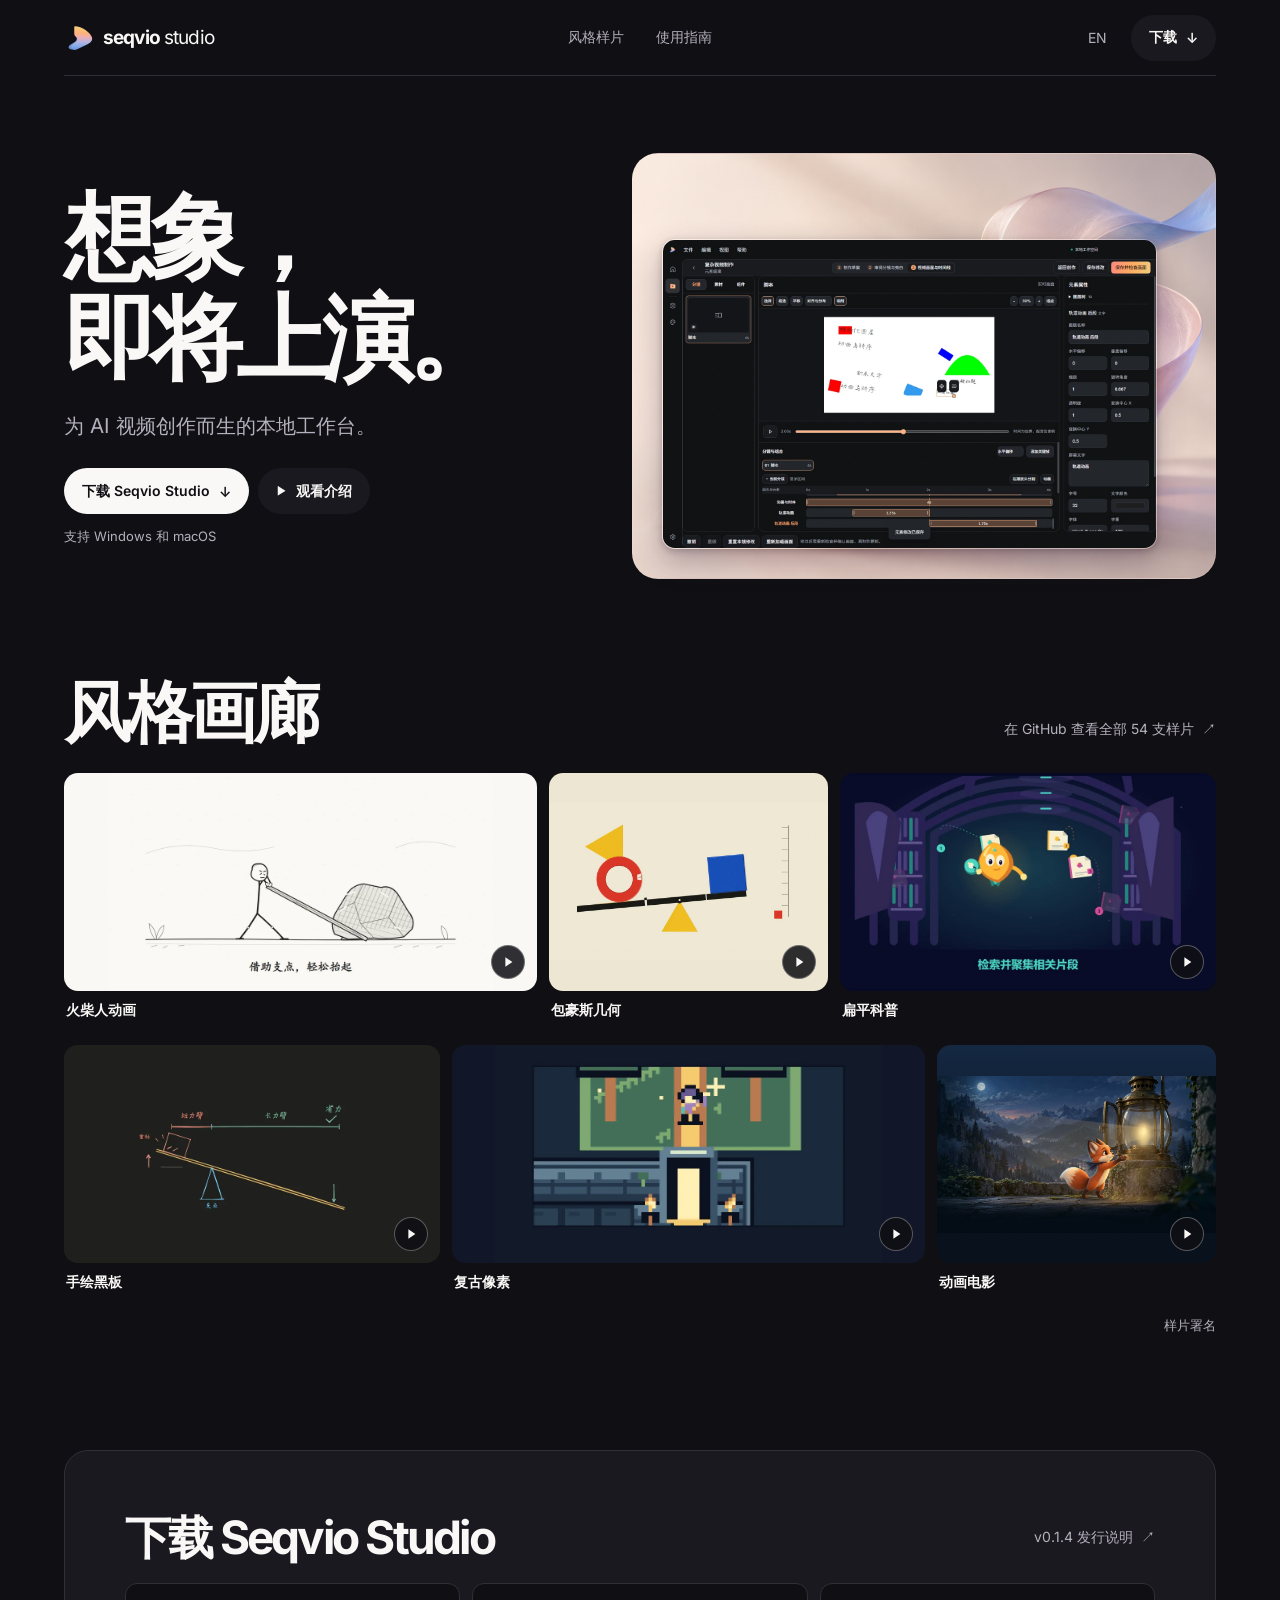
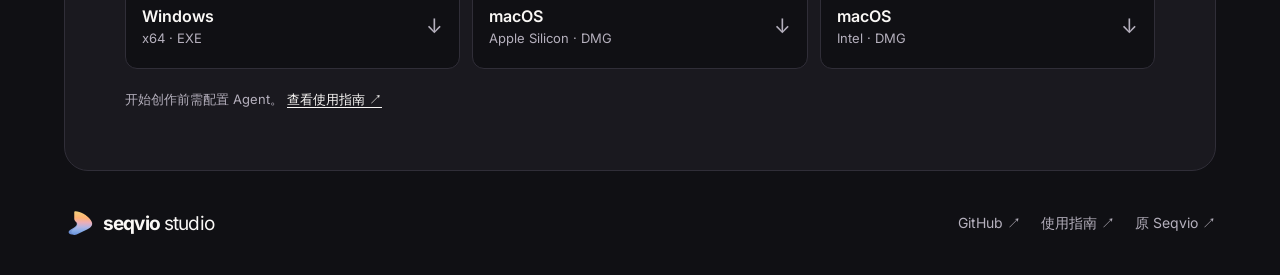
<file: index.html>
<!doctype html>
<html lang="zh-CN">
<head>
  <meta charset="utf-8">
  <meta name="viewport" content="width=device-width, initial-scale=1">
  <title>Seqvio Studio — 想象，即将上演</title>
  <meta name="description" content="Seqvio Studio 是一款 AI 辅助的本地视频创作工作台，让想法成为影片。">
  <meta property="og:type" content="website">
  <meta property="og:title" content="Seqvio Studio — 想象，即将上演">
  <meta property="og:description" content="你的 AI 视频创作工作台。">
  <meta property="og:url" content="https://makesynt.github.io/seqvio-landing/">
  <meta property="og:image" content="https://makesynt.github.io/seqvio-landing/assets/seqvio-hero-art-v2.png">
  <meta name="twitter:card" content="summary_large_image">
  <meta name="twitter:image" content="https://makesynt.github.io/seqvio-landing/assets/seqvio-hero-art-v2.png">
  <meta name="theme-color" content="#101014">
  <meta name="seqvio-analytics-endpoint" content="">
  <link rel="canonical" href="https://makesynt.github.io/seqvio-landing/">
  <link rel="icon" href="assets/brand/seqvio-studio-mark.svg" type="image/svg+xml">
  <link rel="stylesheet" href="styles.css">
</head>
<body>
  <a class="skip-link" href="#main" data-zh="跳至正文" data-en="Skip to content">跳至正文</a>

    <header class="site-header">
      <a class="brand" href="#top" aria-label="Seqvio Studio home">
        <img src="assets/brand/seqvio-studio-mark.svg" alt="">
        <span>seqvio <span>studio</span></span>
      </a>
      <nav class="main-nav" aria-label="Main navigation">
        <a href="#styles" data-track="hero_explore" data-zh="风格样片" data-en="Showreel">风格样片</a>
        <a class="nav-guide" href="https://github.com/makesynt/seqvio-studio/blob/main/docs/USAGE.zh-CN.md" data-zh-href="https://github.com/makesynt/seqvio-studio/blob/main/docs/USAGE.zh-CN.md" data-en-href="https://github.com/makesynt/seqvio-studio/blob/main/docs/USAGE.en.md" data-track="nav_guide" data-zh="使用指南" data-en="Guide">使用指南</a>
      </nav>
      <div class="header-actions">
        <button class="language-toggle" type="button" aria-label="Switch to English" data-track="language_switch">EN</button>
        <a class="header-download" href="#download" data-track="nav_download"><span data-zh="下载" data-en="Download">下载</span><span aria-hidden="true">↓</span></a>
      </div>
    </header>

    <main id="main">
      <section class="hero" id="top" aria-labelledby="hero-title">
        <div class="hero-inner">
          <div class="hero-copy">
            <h1 id="hero-title"><span data-zh="想象，" data-en="Vision">想象，</span><span data-zh="即将上演。" data-en="Poised for its premiere.">即将上演。</span></h1>
            <p class="hero-subtitle" data-zh="为 AI 视频创作而生的本地工作台。" data-en="A local workspace for AI video creation.">为 AI 视频创作而生的本地工作台。</p>
            <div class="hero-actions">
              <a class="button button-dark" href="#download" data-track="hero_download"><span data-zh="下载 Seqvio Studio" data-en="Download Seqvio Studio">下载 Seqvio Studio</span><span aria-hidden="true">↓</span></a>
              <a class="film-link" href="https://youtu.be/PKEJ8uIZQto" target="_blank" rel="noopener noreferrer" data-track="hero_film"><span class="film-play" aria-hidden="true">▶</span><span data-zh="观看介绍" data-en="Watch the film">观看介绍</span></a>
            </div>
            <p class="hero-note" data-zh="支持 Windows 和 macOS" data-en="Available for Windows and macOS">支持 Windows 和 macOS</p>
          </div>
          <div class="hero-art">
            <img class="hero-workbench" src="assets/studio-workbench.webp" width="1440" height="900"
              alt="Seqvio Studio 的元素编辑工作台，显示画布、分镜和动画时间轴"
              data-en-alt="Seqvio Studio editor showing the canvas, scenes, and animation timeline"
              data-zh-alt="Seqvio Studio 的元素编辑工作台，显示画布、分镜和动画时间轴">
          </div>
        </div>
      </section>
      <section class="styles-section" id="styles" aria-labelledby="styles-title">
        <div class="section-heading">
          <h2 id="styles-title" data-zh="风格画廊" data-en="Style gallery">风格画廊</h2>
          <a class="subtle-link" href="https://github.com/makesynt/seqvio-studio/releases/tag/style-samples-v1" data-track="all_styles"><span data-zh="在 GitHub 查看全部 54 支样片" data-en="All 54 samples on GitHub">在 GitHub 查看全部 54 支样片</span><span aria-hidden="true">↗</span></a>
        </div>

        <ul class="sample-gallery">
            <li>
              <a class="sample-card" aria-labelledby="sample-stick-name" href="https://github.com/makesynt/seqvio-studio/releases/download/style-samples-v1/motion-stickman-d1d73606e2309436.mp4"
                 data-video="assets/style-samples/motion-stickman-d1d73606e2309436.mp4" data-track="sample_stickman">
                <span class="sample-frame sample-stick" aria-hidden="true">
                  <img class="sample-poster" src="assets/style-covers/motion-stickman.webp" width="960" height="540" alt="" loading="lazy" decoding="async">
                  <video class="sample-preview" muted loop playsinline preload="none" aria-hidden="true"></video>
                  <span class="sample-play"><svg viewBox="0 0 16 16" width="14" height="14" aria-hidden="true"><path fill="currentColor" d="M5 2.6v10.8L13 8z"/></svg></span>
                </span>
                <span class="sample-name" id="sample-stick-name" data-zh="火柴人动画" data-en="Stickman">火柴人动画</span>
              </a>
            </li>
            <li>
              <a class="sample-card" aria-labelledby="sample-bauhaus-name" href="https://github.com/makesynt/seqvio-studio/releases/download/style-samples-v1/bauhaus-041e1caad83c2189.mp4"
                 data-video="assets/style-samples/bauhaus-041e1caad83c2189.mp4" data-track="sample_bauhaus">
                <span class="sample-frame sample-bauhaus" aria-hidden="true">
                  <img class="sample-poster" src="assets/style-covers/bauhaus.webp" width="960" height="540" alt="" loading="lazy" decoding="async">
                  <video class="sample-preview" muted loop playsinline preload="none" aria-hidden="true"></video>
                  <span class="sample-play"><svg viewBox="0 0 16 16" width="14" height="14" aria-hidden="true"><path fill="currentColor" d="M5 2.6v10.8L13 8z"/></svg></span>
                </span>
                <span class="sample-name" id="sample-bauhaus-name" data-zh="包豪斯几何" data-en="Bauhaus">包豪斯几何</span>
              </a>
            </li>
            <li>
              <a class="sample-card" aria-labelledby="sample-flat-name" href="https://github.com/makesynt/seqvio-studio/releases/download/style-samples-v1/kurzgesagt-flat-09edc2b324906276.mp4"
                 data-video="assets/style-samples/kurzgesagt-flat-09edc2b324906276.mp4" data-track="sample_flat">
                <span class="sample-frame sample-flat" aria-hidden="true">
                  <img class="sample-poster" src="assets/style-covers/kurzgesagt-flat.webp" width="960" height="540" alt="" loading="lazy" decoding="async">
                  <video class="sample-preview" muted loop playsinline preload="none" aria-hidden="true"></video>
                  <span class="sample-play"><svg viewBox="0 0 16 16" width="14" height="14" aria-hidden="true"><path fill="currentColor" d="M5 2.6v10.8L13 8z"/></svg></span>
                </span>
                <span class="sample-name" id="sample-flat-name" data-zh="扁平科普" data-en="Flat explainer">扁平科普</span>
              </a>
            </li>
            <li>
              <a class="sample-card" aria-labelledby="sample-blackboard-name" href="https://github.com/makesynt/seqvio-studio/releases/download/style-samples-v1/blackboard-aec096e78f7d2298.mp4"
                 data-video="assets/style-samples/blackboard-aec096e78f7d2298.mp4" data-track="sample_blackboard">
                <span class="sample-frame sample-blackboard" aria-hidden="true">
                  <img class="sample-poster" src="assets/style-covers/blackboard.webp" width="960" height="540" alt="" loading="lazy" decoding="async">
                  <video class="sample-preview" muted loop playsinline preload="none" aria-hidden="true"></video>
                  <span class="sample-play"><svg viewBox="0 0 16 16" width="14" height="14" aria-hidden="true"><path fill="currentColor" d="M5 2.6v10.8L13 8z"/></svg></span>
                </span>
                <span class="sample-name" id="sample-blackboard-name" data-zh="手绘黑板" data-en="Blackboard">手绘黑板</span>
              </a>
            </li>
            <li>
              <a class="sample-card" aria-labelledby="sample-pixel-name" href="https://github.com/makesynt/seqvio-studio/releases/download/style-samples-v1/pixel-1f26cb412eb9dc1f.mp4"
                 data-video="assets/style-samples/pixel-1f26cb412eb9dc1f.mp4" data-track="sample_pixel">
                <span class="sample-frame sample-pixel" aria-hidden="true">
                  <img class="sample-poster" src="assets/style-covers/pixel.webp" width="960" height="540" alt="" loading="lazy" decoding="async">
                  <video class="sample-preview" muted loop playsinline preload="none" aria-hidden="true"></video>
                  <span class="sample-play"><svg viewBox="0 0 16 16" width="14" height="14" aria-hidden="true"><path fill="currentColor" d="M5 2.6v10.8L13 8z"/></svg></span>
                </span>
                <span class="sample-name" id="sample-pixel-name" data-zh="复古像素" data-en="Retro pixels">复古像素</span>
              </a>
            </li>
            <li>
              <a class="sample-card" aria-labelledby="sample-cinema-name" href="https://github.com/makesynt/seqvio-studio/releases/download/style-samples-v1/cinematic-light-38aa59501dc45dd9.mp4"
                 data-video="assets/style-samples/cinematic-light-38aa59501dc45dd9.mp4" data-track="sample_cinema">
                <span class="sample-frame sample-cinema" aria-hidden="true">
                  <img class="sample-poster" src="assets/style-covers/cinematic-light.webp" width="960" height="540" alt="" loading="lazy" decoding="async">
                  <video class="sample-preview" muted loop playsinline preload="none" aria-hidden="true"></video>
                  <span class="sample-play"><svg viewBox="0 0 16 16" width="14" height="14" aria-hidden="true"><path fill="currentColor" d="M5 2.6v10.8L13 8z"/></svg></span>
                </span>
                <span class="sample-name" id="sample-cinema-name" data-zh="动画电影" data-en="Animated cinema">动画电影</span>
              </a>
            </li>
        </ul>
        <div class="gallery-credits">
          <a href="https://github.com/makesynt/seqvio-studio/blob/main/docs/SHOWCASE-CREDITS.md" data-track="sample_credits" data-zh="样片署名" data-en="Credits">样片署名</a>
        </div>
        <dialog class="style-dialog" aria-labelledby="dialog-title">
          <div class="dialog-head"><h3 id="dialog-title" data-zh="完整样片" data-en="Full sample">完整样片</h3><button class="dialog-close" type="button" aria-label="关闭 / Close">×</button></div>
          <video class="dialog-video" controls playsinline preload="none"></video>
          <p class="video-error" hidden data-zh="视频无法播放，可通过下方链接观看。" data-en="Video unavailable. Use the link below to watch.">视频无法播放，可通过下方链接观看。</p>
          <div class="dialog-links"><a class="dialog-original" href="https://github.com/makesynt/seqvio-studio/releases/tag/style-samples-v1" target="_blank" rel="noopener noreferrer" data-zh="在 GitHub 上观看 ↗" data-en="Watch on GitHub ↗">在 GitHub 上观看 ↗</a><a href="https://github.com/makesynt/seqvio-studio/blob/main/docs/SHOWCASE-CREDITS.md" data-zh="样片署名 ↗" data-en="Sample credits ↗">样片署名 ↗</a></div>
        </dialog>
      </section>

      <section class="closing" id="download" aria-labelledby="closing-title">
        <div class="closing-heading">
          <h2 id="closing-title" data-zh="下载 Seqvio Studio" data-en="Download Seqvio Studio">下载 Seqvio Studio</h2>
          <a class="subtle-link" href="https://github.com/makesynt/seqvio-studio/releases/tag/v0.1.4" data-track="download_release"><span data-zh="v0.1.4 发行说明" data-en="v0.1.4 release notes">v0.1.4 发行说明</span><span aria-hidden="true">↗</span></a>
        </div>
        <ul class="download-options">
          <li><a class="download-option" href="https://github.com/makesynt/seqvio-studio/releases/download/v0.1.4/Seqvio-Studio-0.1.4-win-x64-Setup.exe" data-track="download_windows_x64">
            <span><strong>Windows</strong><small>x64 · EXE</small></span><span class="download-arrow" aria-hidden="true">↓</span>
          </a></li>
          <li><a class="download-option" href="https://github.com/makesynt/seqvio-studio/releases/download/v0.1.4/Seqvio-Studio-0.1.4-mac-arm64.dmg" data-track="download_mac_arm64">
            <span><strong>macOS</strong><small>Apple Silicon · DMG</small></span><span class="download-arrow" aria-hidden="true">↓</span>
          </a></li>
          <li><a class="download-option" href="https://github.com/makesynt/seqvio-studio/releases/download/v0.1.4/Seqvio-Studio-0.1.4-mac-x64.dmg" data-track="download_mac_x64">
            <span><strong>macOS</strong><small>Intel · DMG</small></span><span class="download-arrow" aria-hidden="true">↓</span>
          </a></li>
        </ul>
        <p class="download-help"><span data-zh="开始创作前需配置 Agent。" data-en="Set up an agent before creating.">开始创作前需配置 Agent。</span>
          <a href="https://github.com/makesynt/seqvio-studio/blob/main/docs/USAGE.zh-CN.md" data-zh-href="https://github.com/makesynt/seqvio-studio/blob/main/docs/USAGE.zh-CN.md" data-en-href="https://github.com/makesynt/seqvio-studio/blob/main/docs/USAGE.en.md" data-track="download_guide" data-zh="查看使用指南 ↗" data-en="Read the setup guide ↗">查看使用指南 ↗</a>
        </p>
      </section>
    </main>

    <footer class="site-footer">
      <a class="brand footer-brand" href="#top" aria-label="Seqvio Studio home"><img src="assets/brand/seqvio-studio-mark.svg" alt=""><span>seqvio <span>studio</span></span></a>
      <div class="footer-links">
        <a href="https://github.com/makesynt/seqvio-studio" data-track="footer_github">GitHub ↗</a>
        <a href="https://github.com/makesynt/seqvio-studio/blob/main/docs/USAGE.zh-CN.md" data-zh-href="https://github.com/makesynt/seqvio-studio/blob/main/docs/USAGE.zh-CN.md" data-en-href="https://github.com/makesynt/seqvio-studio/blob/main/docs/USAGE.en.md" data-track="footer_docs" data-zh="使用指南 ↗" data-en="Guide ↗">使用指南 ↗</a>
        <a href="seqvio-legacy.html" data-track="footer_legacy" data-zh="原 Seqvio ↗" data-en="Seqvio archive ↗">原 Seqvio ↗</a>
      </div>
    </footer>
  <script src="site.js" defer></script>
  <script data-goatcounter="https://makeseq.goatcounter.com/count" src="https://gc.zgo.at/count.js" defer></script>
  <script src="analytics.js" defer></script>
</body>
</html>
</file>
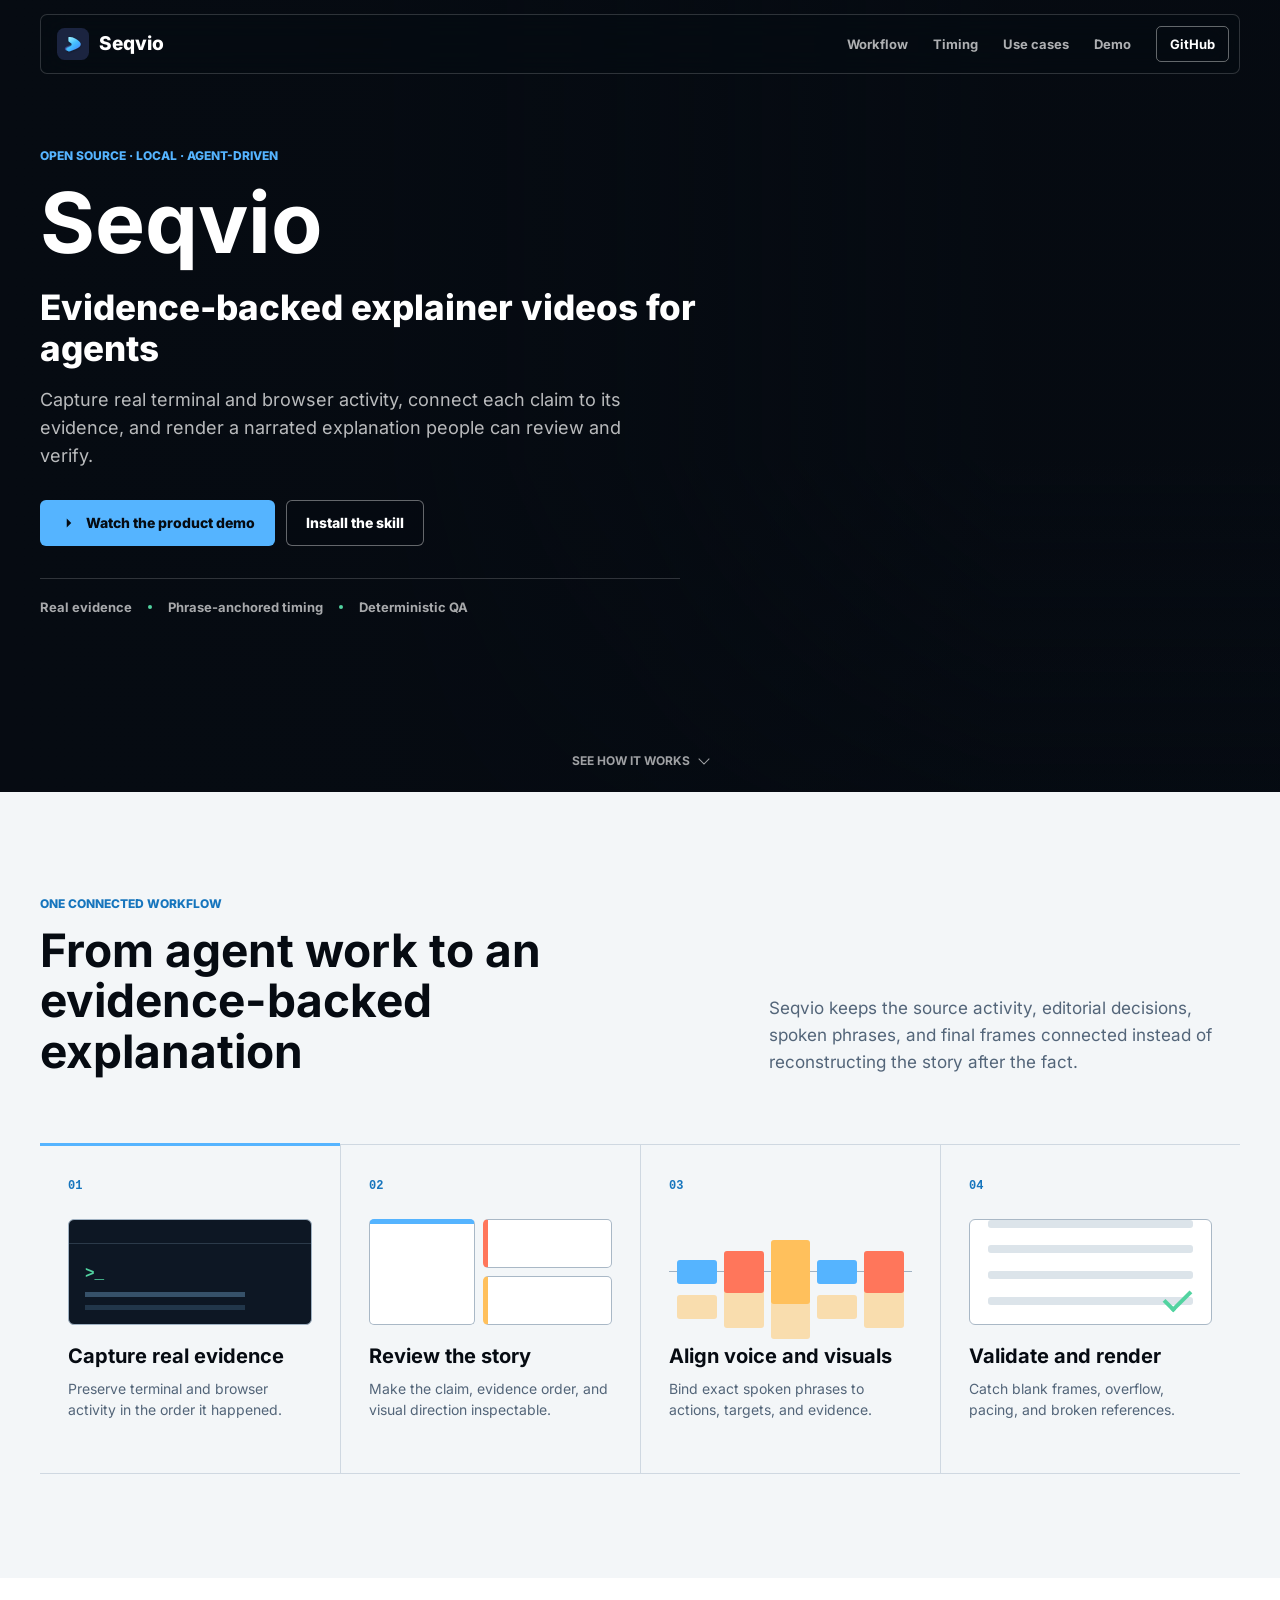
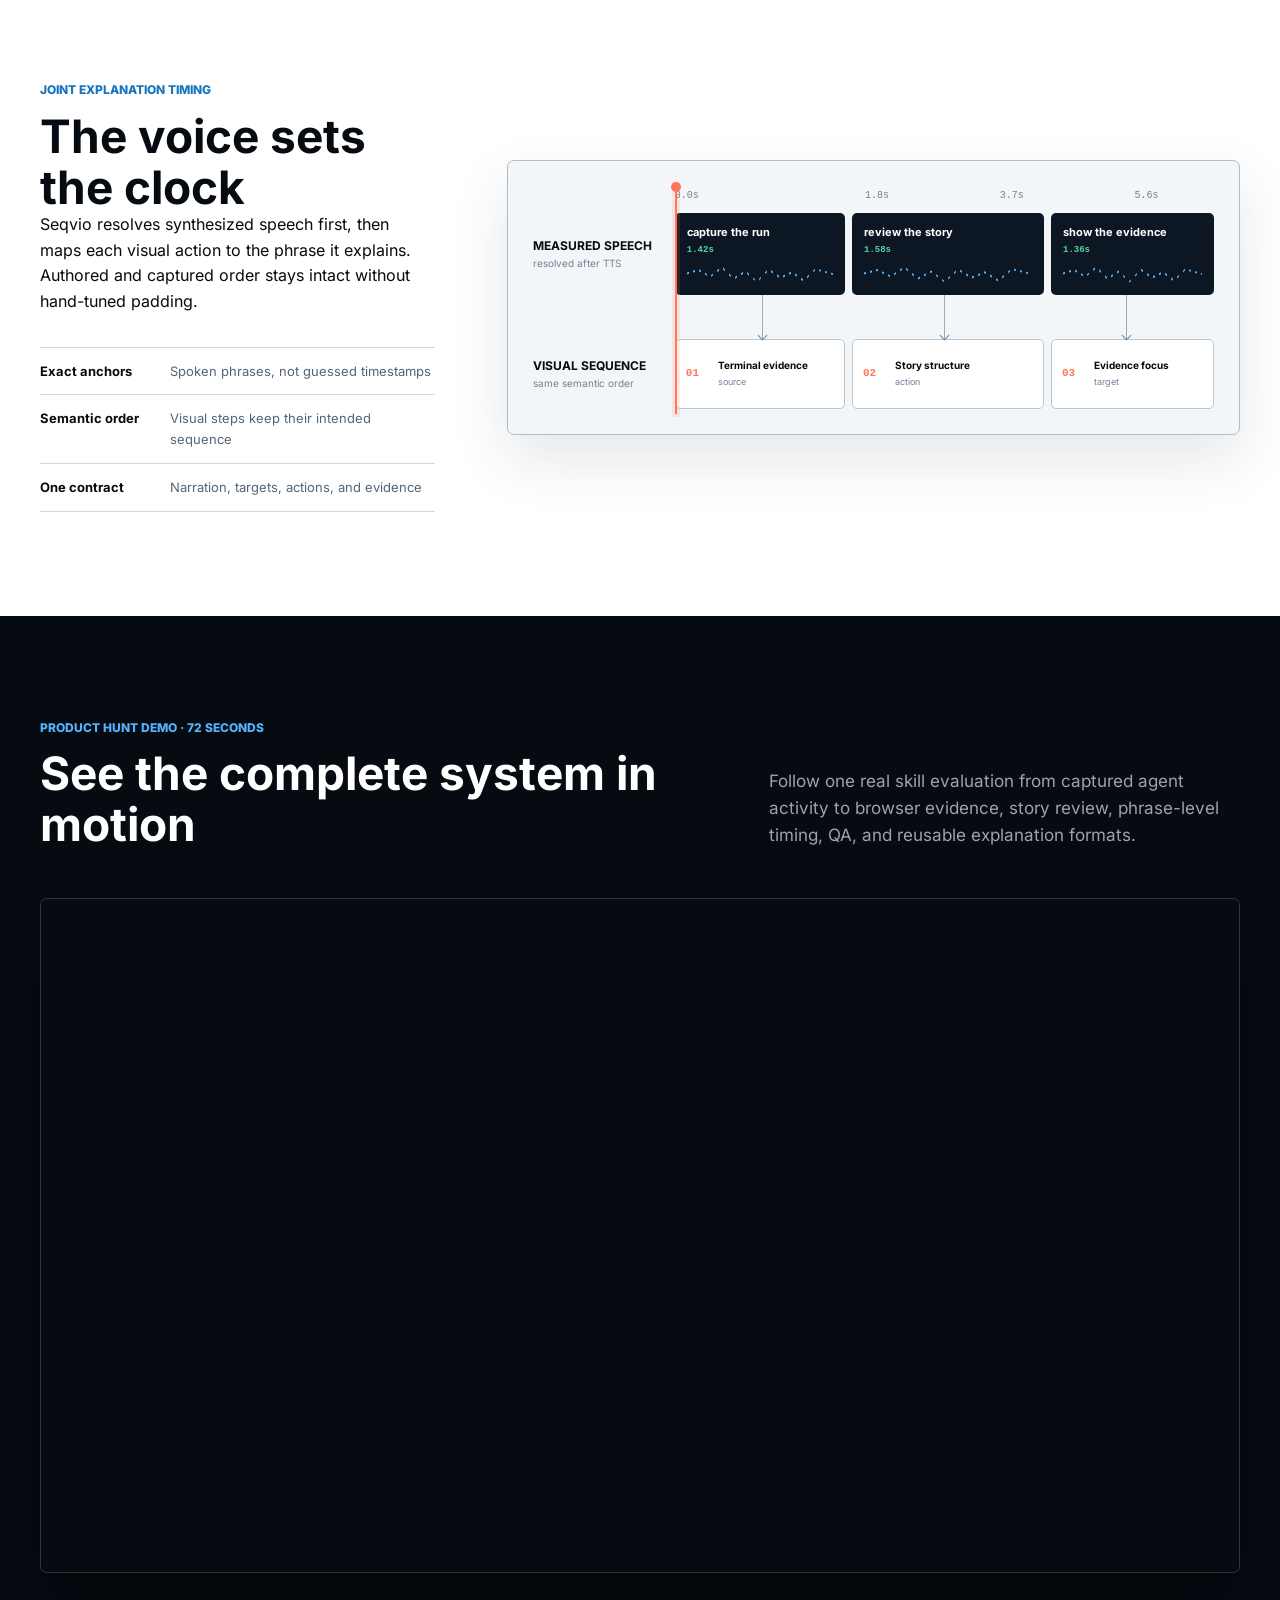
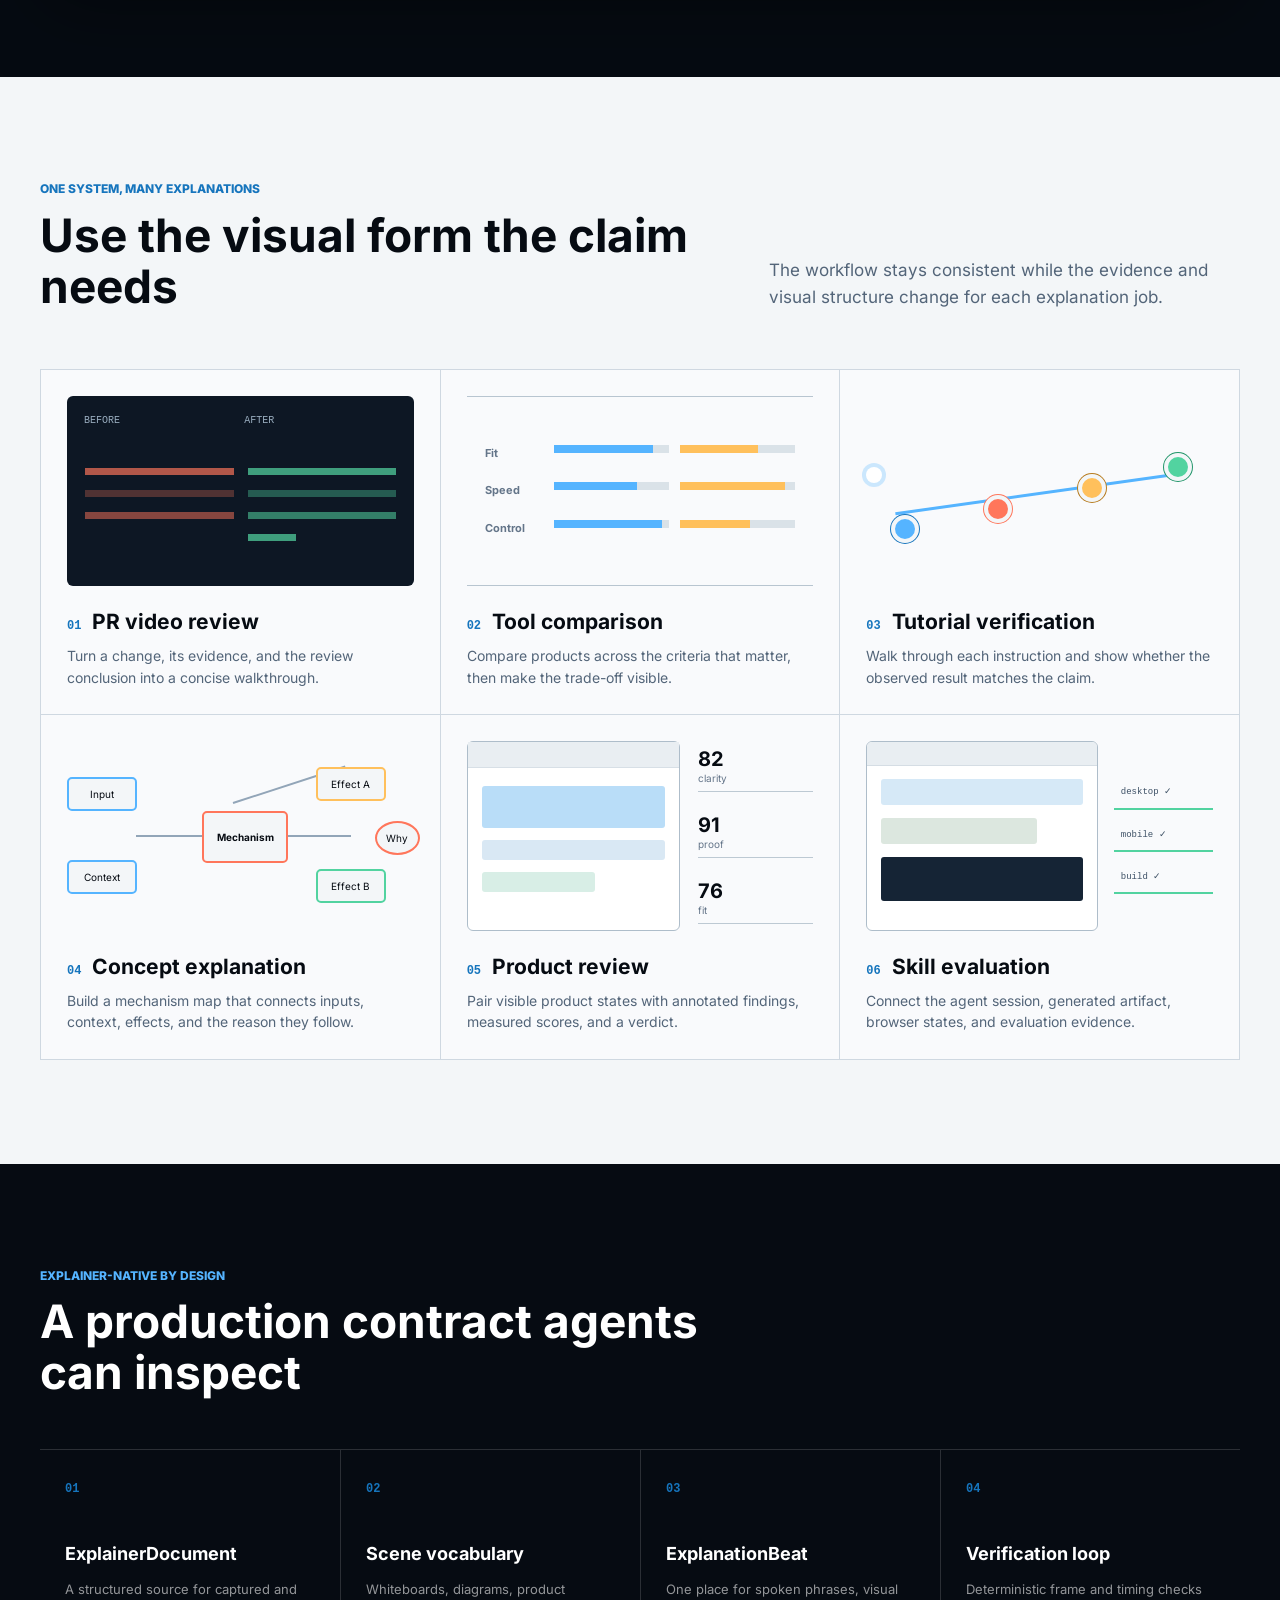
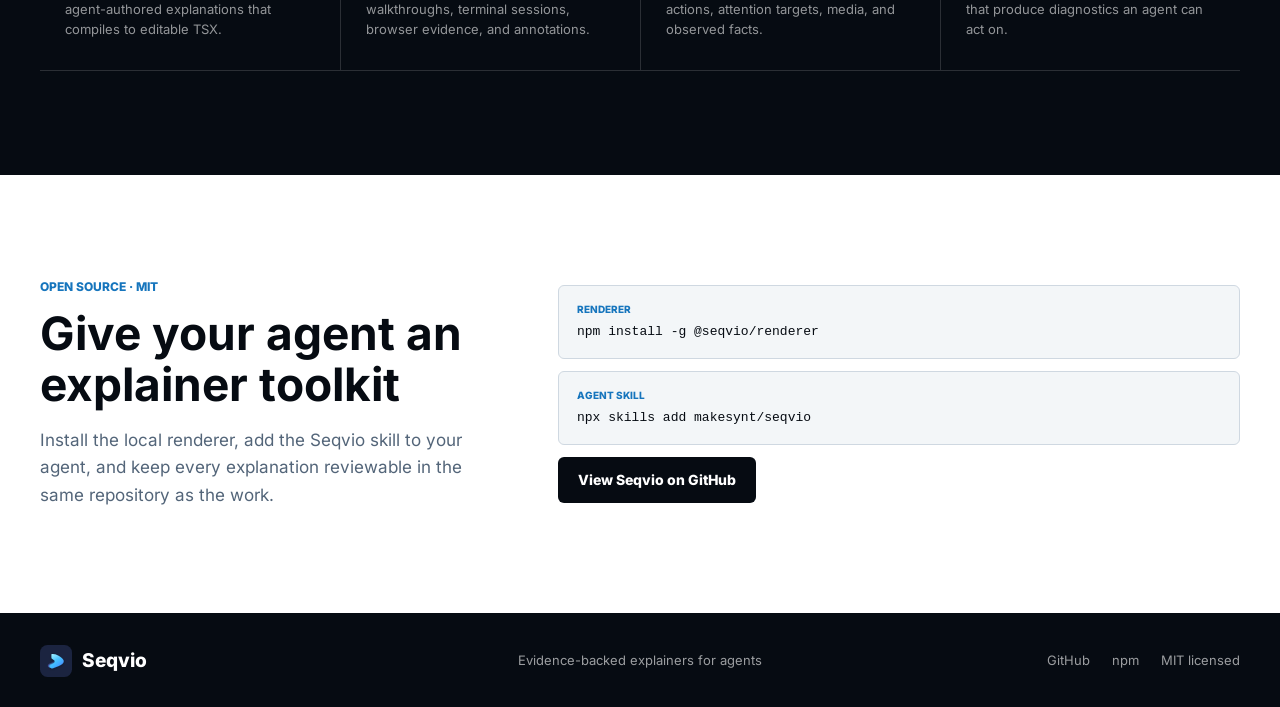
<file: seqvio-legacy.html>
<!doctype html>
<html lang="en">
  <head>
    <meta charset="utf-8" />
    <meta name="viewport" content="width=device-width, initial-scale=1" />
    <meta name="robots" content="noindex" />
    <title>Seqvio - Evidence-backed explainer videos for agents</title>
    <meta
      name="description"
      content="Seqvio turns real agent work into evidence-backed explainer videos, connecting narration, visual actions, and source evidence with deterministic timing and QA."
    />
    <meta property="og:type" content="website" />
    <meta
      property="og:title"
      content="Seqvio - Evidence-backed explainer videos for agents"
    />
    <meta
      property="og:description"
      content="Evidence-backed explanations from real agent work, with phrase-anchored timing and deterministic QA."
    />
    <meta
      property="og:url"
      content="https://makesynt.github.io/seqvio-landing/"
    />
    <meta
      property="og:image"
      content="https://makesynt.github.io/seqvio-landing/assets/images/hero-poster.jpg"
    />
    <meta name="twitter:card" content="summary_large_image" />
    <meta
      name="twitter:image"
      content="https://makesynt.github.io/seqvio-landing/assets/images/hero-poster.jpg"
    />
    <meta name="theme-color" content="#060b12" />
    <meta name="seqvio-analytics-endpoint" content="" />
    <link rel="canonical" href="https://makesynt.github.io/seqvio-landing/" />
    <link rel="icon" href="assets/brand/seqvio-icon.svg" type="image/svg+xml" />
    <link rel="stylesheet" href="legacy-styles.css" />
  </head>
  <body>
    <header class="site-header" aria-label="Primary navigation">
      <a class="brand" href="#top" aria-label="Seqvio home">
        <img src="assets/brand/seqvio-icon.svg" alt="" />
        <span>Seqvio</span>
      </a>
      <nav class="nav-links" aria-label="Page sections">
        <a href="#workflow">Workflow</a>
        <a href="#timing">Timing</a>
        <a href="#applications">Use cases</a>
        <a href="#demo">Demo</a>
        <a
          class="nav-github"
          href="https://github.com/makesynt/seqvio"
          data-track="nav_github"
          >GitHub</a
        >
      </nav>
    </header>

    <main id="top">
      <section class="hero" aria-labelledby="hero-title">
        <iframe
          class="hero-video"
          src="https://www.youtube-nocookie.com/embed/VX6tKv2mwwk?autoplay=1&amp;mute=1&amp;controls=0&amp;loop=1&amp;playlist=VX6tKv2mwwk&amp;rel=0&amp;modestbranding=1"
          title="Seqvio product demo"
          allow="autoplay; fullscreen"
          aria-hidden="true"
        ></iframe>
        <div class="hero-shade" aria-hidden="true"></div>
        <div class="hero-content">
          <p class="eyebrow">Open source · Local · Agent-driven</p>
          <h1 id="hero-title">Seqvio</h1>
          <p class="hero-subtitle">Evidence-backed explainer videos for agents</p>
          <p class="hero-copy">
            Capture real terminal and browser activity, connect each claim to its
            evidence, and render a narrated explanation people can review and
            verify.
          </p>
          <div class="hero-actions" aria-label="Primary actions">
            <a class="button primary" href="#demo" data-track="hero_demo">
              <svg viewBox="0 0 24 24" aria-hidden="true">
                <path d="m9 18 6-6-6-6v12Z"></path>
              </svg>
              Watch the product demo
            </a>
            <a
              class="button secondary"
              href="#install"
              data-track="hero_install"
              >Install the skill</a
            >
          </div>
          <div class="hero-proof" aria-label="Core Seqvio capabilities">
            <span>Real evidence</span>
            <span>Phrase-anchored timing</span>
            <span>Deterministic QA</span>
          </div>
        </div>
        <a class="hero-cue" href="#workflow">See how it works</a>
      </section>

      <section
        class="section workflow"
        id="workflow"
        aria-labelledby="workflow-title"
      >
        <div class="section-inner">
          <div class="section-heading split-heading">
            <div>
              <p class="eyebrow">One connected workflow</p>
              <h2 id="workflow-title">
                From agent work to an evidence-backed explanation
              </h2>
            </div>
            <p>
              Seqvio keeps the source activity, editorial decisions, spoken
              phrases, and final frames connected instead of reconstructing the
              story after the fact.
            </p>
          </div>

          <ol class="process-rail" aria-label="Seqvio workflow">
            <li>
              <span class="process-number">01</span>
              <div class="process-icon terminal-icon" aria-hidden="true">
                <i>&gt;_</i>
                <b></b>
              </div>
              <h3>Capture real evidence</h3>
              <p>
                Preserve terminal and browser activity in the order it happened.
              </p>
            </li>
            <li>
              <span class="process-number">02</span>
              <div class="process-icon story-icon" aria-hidden="true">
                <i></i><i></i><i></i>
              </div>
              <h3>Review the story</h3>
              <p>
                Make the claim, evidence order, and visual direction
                inspectable.
              </p>
            </li>
            <li>
              <span class="process-number">03</span>
              <div class="process-icon timing-icon" aria-hidden="true">
                <i></i><i></i><i></i><i></i><i></i>
              </div>
              <h3>Align voice and visuals</h3>
              <p>
                Bind exact spoken phrases to actions, targets, and evidence.
              </p>
            </li>
            <li>
              <span class="process-number">04</span>
              <div class="process-icon check-icon" aria-hidden="true">
                <i></i>
              </div>
              <h3>Validate and render</h3>
              <p>
                Catch blank frames, overflow, pacing, and broken references.
              </p>
            </li>
          </ol>
        </div>
      </section>

      <section
        class="section timing"
        id="timing"
        aria-labelledby="timing-title"
      >
        <div class="section-inner timing-layout">
          <div class="section-heading">
            <p class="eyebrow">Joint explanation timing</p>
            <h2 id="timing-title">The voice sets the clock</h2>
            <p>
              Seqvio resolves synthesized speech first, then maps each visual
              action to the phrase it explains. Authored and captured order
              stays intact without hand-tuned padding.
            </p>
            <div class="timing-notes" aria-label="Timing benefits">
              <span
                ><b>Exact anchors</b> Spoken phrases, not guessed
                timestamps</span
              >
              <span
                ><b>Semantic order</b> Visual steps keep their intended
                sequence</span
              >
              <span
                ><b>One contract</b> Narration, targets, actions, and
                evidence</span
              >
            </div>
          </div>

          <div
            class="timing-board"
            aria-label="Phrase anchored timing visualization"
          >
            <div class="time-ruler" aria-hidden="true">
              <span>0.0s</span><span>1.8s</span><span>3.7s</span
              ><span>5.6s</span>
            </div>
            <div class="timeline-row speech-row">
              <div class="row-label">
                <strong>Measured speech</strong><span>resolved after TTS</span>
              </div>
              <div class="speech-segments">
                <div style="--segment: 0">
                  <span>capture the run</span><b>1.42s</b>
                  <i class="waveform" aria-hidden="true"></i>
                </div>
                <div style="--segment: 1">
                  <span>review the story</span><b>1.58s</b>
                  <i class="waveform" aria-hidden="true"></i>
                </div>
                <div style="--segment: 2">
                  <span>show the evidence</span><b>1.36s</b>
                  <i class="waveform" aria-hidden="true"></i>
                </div>
              </div>
            </div>
            <div class="timing-links" aria-hidden="true">
              <i></i><i></i><i></i>
            </div>
            <div class="timeline-row visual-row">
              <div class="row-label">
                <strong>Visual sequence</strong><span>same semantic order</span>
              </div>
              <div class="visual-segments">
                <div>
                  <b>01</b><span>Terminal evidence</span><small>source</small>
                </div>
                <div>
                  <b>02</b><span>Story structure</span><small>action</small>
                </div>
                <div>
                  <b>03</b><span>Evidence focus</span><small>target</small>
                </div>
              </div>
            </div>
            <i class="timing-playhead" aria-hidden="true"></i>
          </div>
        </div>
      </section>

      <section class="section demo" id="demo" aria-labelledby="demo-title">
        <div class="section-inner">
          <div class="section-heading split-heading demo-heading">
            <div>
              <p class="eyebrow">Product Hunt demo · 72 seconds</p>
              <h2 id="demo-title">See the complete system in motion</h2>
            </div>
            <p>
              Follow one real skill evaluation from captured agent activity to
              browser evidence, story review, phrase-level timing, QA, and
              reusable explanation formats.
            </p>
          </div>
          <div class="demo-frame">
            <iframe
              src="https://www.youtube-nocookie.com/embed/VX6tKv2mwwk?rel=0&amp;modestbranding=1"
              title="Seqvio product demo"
              loading="lazy"
              allow="fullscreen; picture-in-picture"
              allowfullscreen
              data-track="demo_video"
            ></iframe>
          </div>
        </div>
      </section>

      <section
        class="section applications"
        id="applications"
        aria-labelledby="applications-title"
      >
        <div class="section-inner">
          <div class="section-heading split-heading">
            <div>
              <p class="eyebrow">One system, many explanations</p>
              <h2 id="applications-title">
                Use the visual form the claim needs
              </h2>
            </div>
            <p>
              The workflow stays consistent while the evidence and visual
              structure change for each explanation job.
            </p>
          </div>

          <div class="application-grid">
            <article>
              <div class="application-visual diff-visual" aria-hidden="true">
                <span class="diff-file">before</span
                ><span class="diff-file">after</span> <i class="removed"></i
                ><i class="added"></i><i class="added short"></i>
              </div>
              <div class="application-copy">
                <span>01</span>
                <h3>PR video review</h3>
              </div>
              <p>
                Turn a change, its evidence, and the review conclusion into a
                concise walkthrough.
              </p>
            </article>

            <article>
              <div class="application-visual matrix-visual" aria-hidden="true">
                <span>Fit</span><i style="--score: 86%"></i
                ><i style="--score: 68%"></i> <span>Speed</span
                ><i style="--score: 72%"></i><i style="--score: 91%"></i>
                <span>Control</span><i style="--score: 94%"></i
                ><i style="--score: 61%"></i>
              </div>
              <div class="application-copy">
                <span>02</span>
                <h3>Tool comparison</h3>
              </div>
              <p>
                Compare products across the criteria that matter, then make the
                trade-off visible.
              </p>
            </article>

            <article>
              <div class="application-visual steps-visual" aria-hidden="true">
                <i></i><i></i><i></i><i></i><b></b>
              </div>
              <div class="application-copy">
                <span>03</span>
                <h3>Tutorial verification</h3>
              </div>
              <p>
                Walk through each instruction and show whether the observed
                result matches the claim.
              </p>
            </article>

            <article>
              <div class="application-visual graph-visual" aria-hidden="true">
                <span>Input</span><span>Context</span><b>Mechanism</b
                ><span>Effect A</span><span>Effect B</span><i>Why</i>
              </div>
              <div class="application-copy">
                <span>04</span>
                <h3>Concept explanation</h3>
              </div>
              <p>
                Build a mechanism map that connects inputs, context, effects,
                and the reason they follow.
              </p>
            </article>

            <article>
              <div class="application-visual product-visual" aria-hidden="true">
                <div><i></i><i></i><i></i></div>
                <span><b>82</b> clarity</span><span><b>91</b> proof</span
                ><span><b>76</b> fit</span>
              </div>
              <div class="application-copy">
                <span>05</span>
                <h3>Product review</h3>
              </div>
              <p>
                Pair visible product states with annotated findings, measured
                scores, and a verdict.
              </p>
            </article>

            <article>
              <div class="application-visual skill-visual" aria-hidden="true">
                <div class="skill-browser"><i></i><b></b><b></b><b></b></div>
                <div class="skill-results">
                  <span>desktop ✓</span><span>mobile ✓</span
                  ><span>build ✓</span>
                </div>
              </div>
              <div class="application-copy">
                <span>06</span>
                <h3>Skill evaluation</h3>
              </div>
              <p>
                Connect the agent session, generated artifact, browser states,
                and evaluation evidence.
              </p>
            </article>
          </div>
        </div>
      </section>

      <section class="section contract" aria-labelledby="contract-title">
        <div class="section-inner">
          <div class="section-heading">
            <p class="eyebrow">Explainer-native by design</p>
            <h2 id="contract-title">
              A production contract agents can inspect
            </h2>
          </div>
          <div class="contract-list">
            <div>
              <span>01</span><strong>ExplainerDocument</strong>
              <p>
                A structured source for captured and agent-authored explanations
                that compiles to editable TSX.
              </p>
            </div>
            <div>
              <span>02</span><strong>Scene vocabulary</strong>
              <p>
                Whiteboards, diagrams, product walkthroughs, terminal sessions,
                browser evidence, and annotations.
              </p>
            </div>
            <div>
              <span>03</span><strong>ExplanationBeat</strong>
              <p>
                One place for spoken phrases, visual actions, attention targets,
                media, and observed facts.
              </p>
            </div>
            <div>
              <span>04</span><strong>Verification loop</strong>
              <p>
                Deterministic frame and timing checks that produce diagnostics
                an agent can act on.
              </p>
            </div>
          </div>
        </div>
      </section>

      <section
        class="section install"
        id="install"
        aria-labelledby="install-title"
      >
        <div class="section-inner install-layout">
          <div class="section-heading">
            <p class="eyebrow">Open source · MIT</p>
            <h2 id="install-title">Give your agent an explainer toolkit</h2>
            <p>
              Install the local renderer, add the Seqvio skill to your agent,
              and keep every explanation reviewable in the same repository as
              the work.
            </p>
          </div>
          <div class="install-stack">
            <div class="command">
              <span>Renderer</span><code>npm install -g @seqvio/renderer</code>
            </div>
            <div class="command">
              <span>Agent skill</span
              ><code
                >npx skills add makesynt/seqvio</code
              >
            </div>
            <a
              class="button primary dark-button"
              href="https://github.com/makesynt/seqvio"
              data-track="install_github"
              >View Seqvio on GitHub</a
            >
          </div>
        </div>
      </section>
    </main>

    <footer class="site-footer">
      <a class="brand footer-brand" href="#top" aria-label="Seqvio home">
        <img src="assets/brand/seqvio-icon.svg" alt="" />
        <span>Seqvio</span>
      </a>
      <p>Evidence-backed explainers for agents</p>
      <div>
        <a href="https://github.com/makesynt/seqvio" data-track="footer_github"
          >GitHub</a
        >
        <a
          href="https://www.npmjs.com/package/@seqvio/renderer"
          data-track="footer_npm"
          >npm</a
        >
        <span>MIT licensed</span>
      </div>
    </footer>
    <script
      data-goatcounter="https://makeseq.goatcounter.com/count"
      src="https://gc.zgo.at/count.js"
      defer
    ></script>
    <script src="analytics.js" defer></script>
  </body>
</html>
</file>
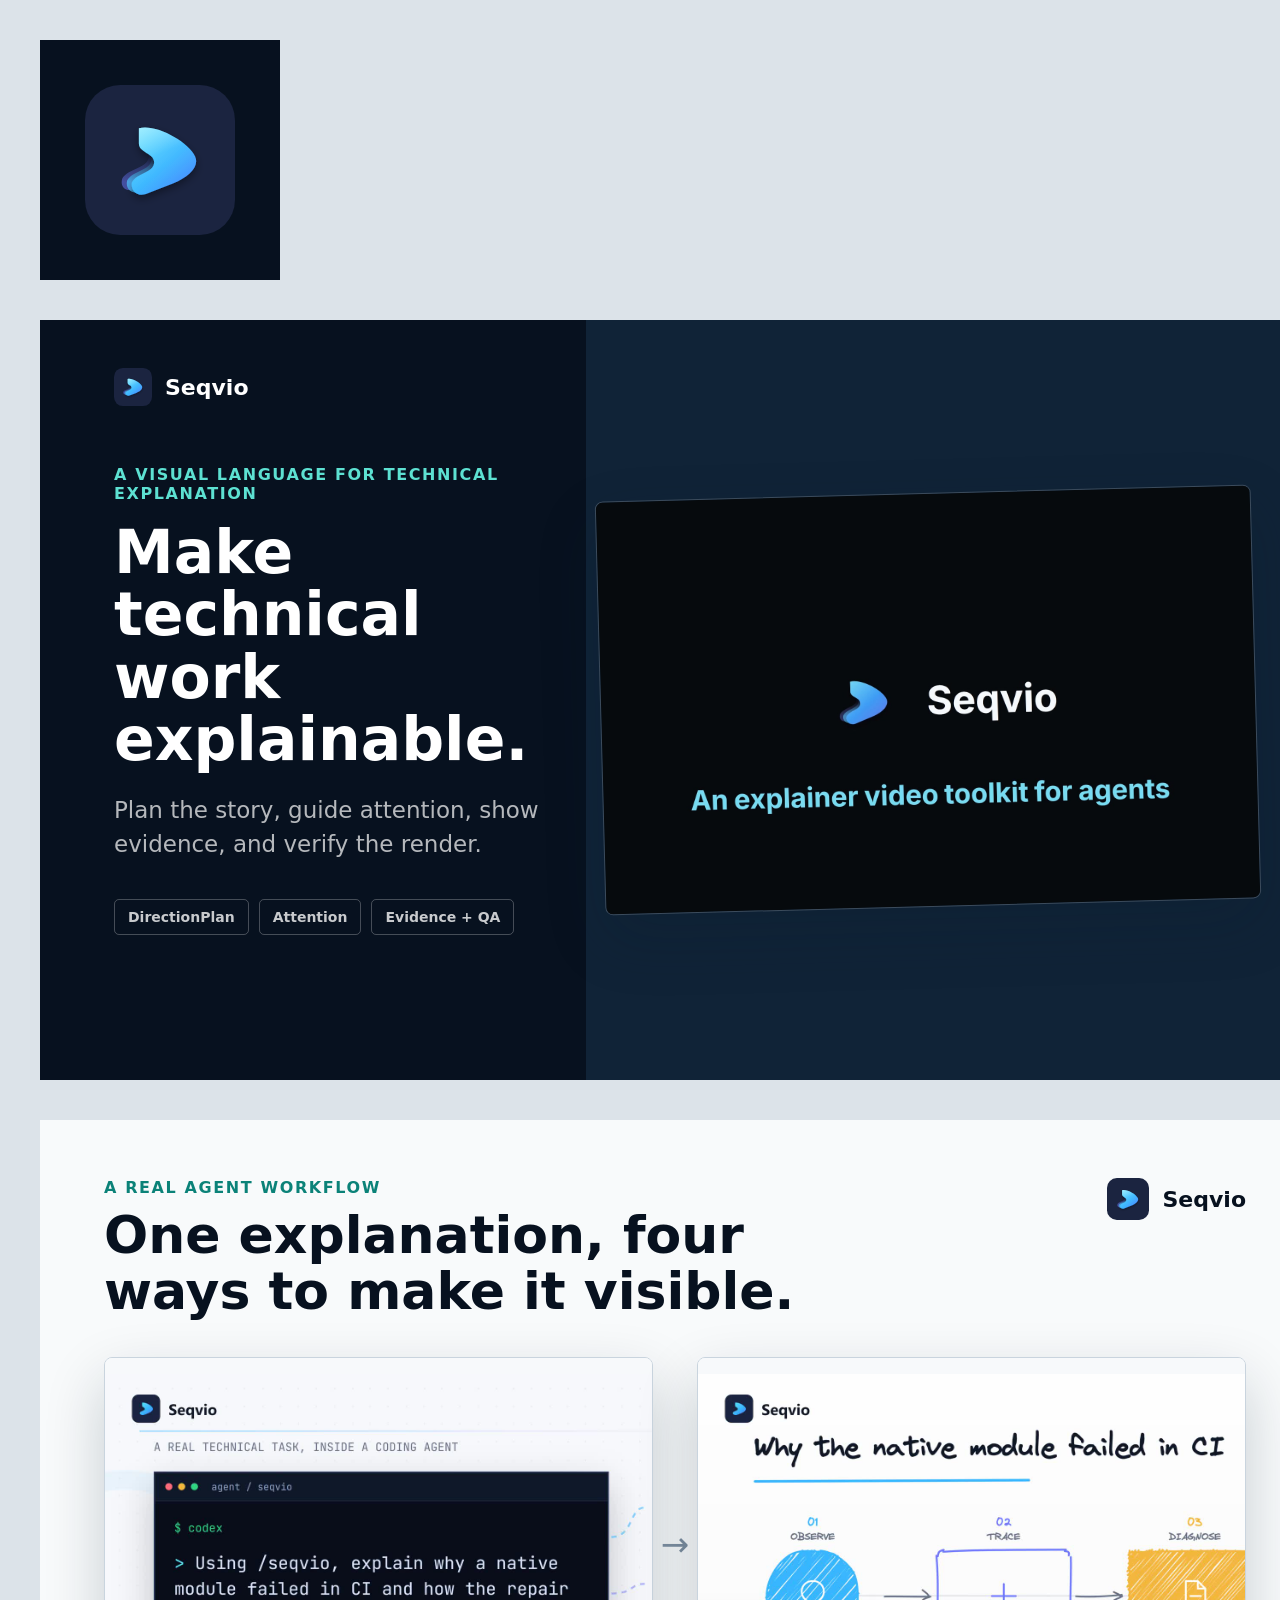
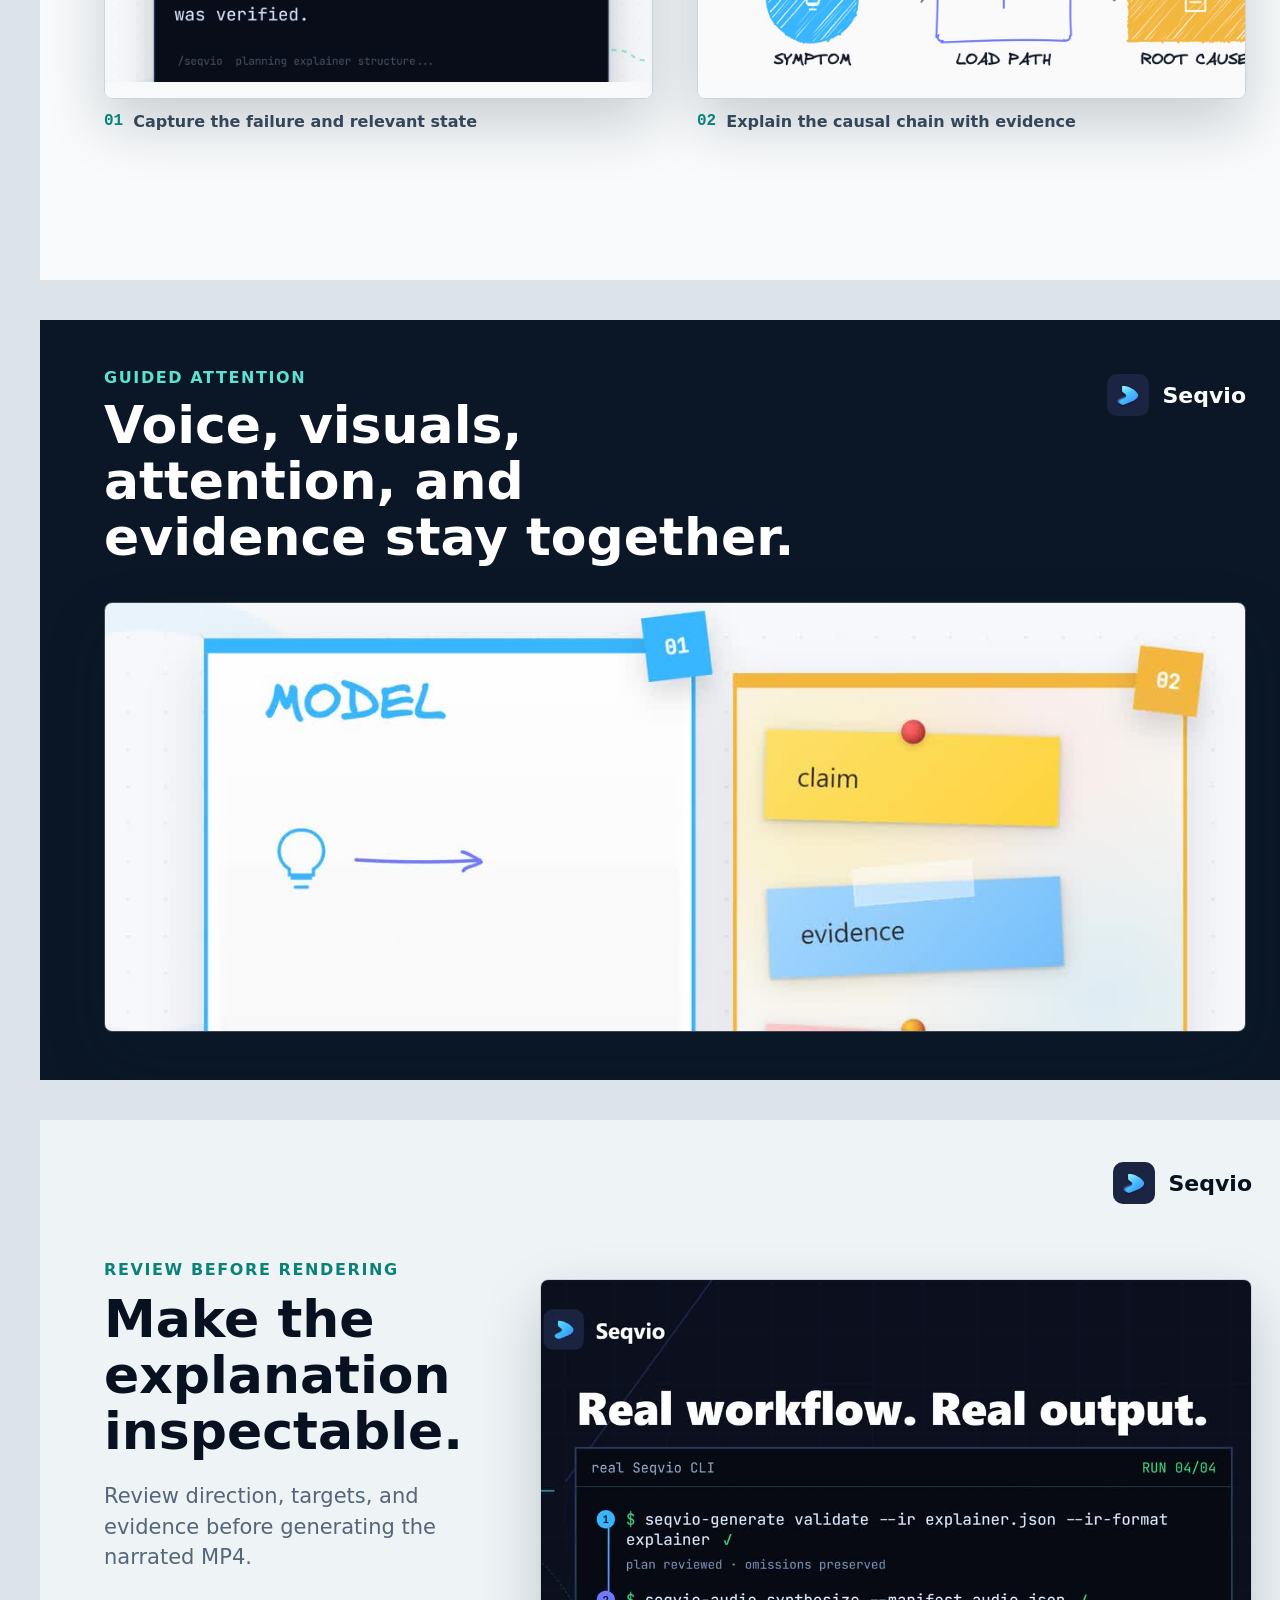
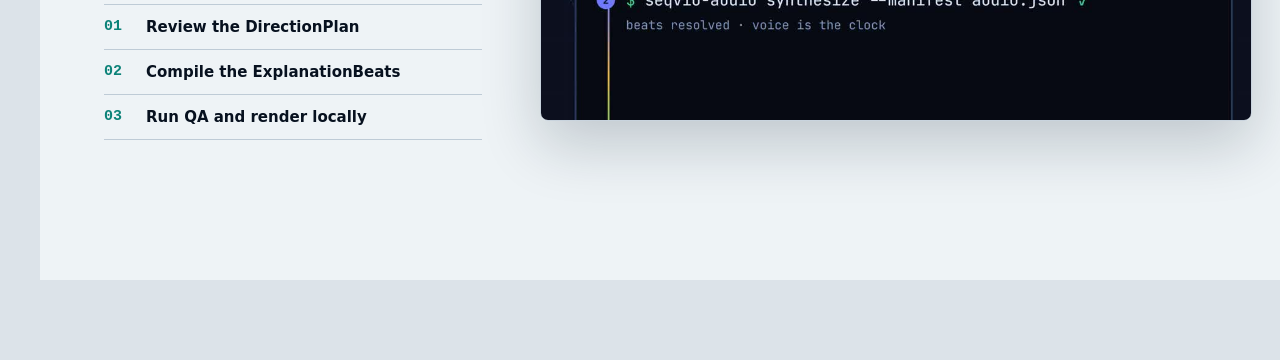
<file: assets/launch/source.html>
<!doctype html>
<html lang="en">
  <head>
    <meta charset="utf-8" />
    <title>Seqvio Product Hunt Artboards</title>
    <style>
      :root {
        --ink: #07111f;
        --white: #ffffff;
        --cyan: #5de1d2;
        --green: #b6ee6e;
        --amber: #ffc760;
        font-family: Inter, ui-sans-serif, system-ui, -apple-system, BlinkMacSystemFont, "Segoe UI", sans-serif;
      }
      * { box-sizing: border-box; }
      body { margin: 0; padding: 40px; background: #dce3e9; letter-spacing: 0; }
      .asset { position: relative; overflow: hidden; margin: 0 0 40px; color: var(--ink); background: #f8fafb; }
      .gallery { width: 1270px; height: 760px; }
      .thumbnail { width: 240px; height: 240px; display: grid; place-items: center; background: var(--ink); }
      .thumbnail img { width: 150px; height: 150px; }
      .brand { display: flex; align-items: center; gap: 13px; font-size: 22px; font-weight: 800; }
      .brand img { width: 42px; height: 42px; }
      .eyebrow { color: #0b8278; font-size: 16px; font-weight: 850; letter-spacing: 0.1em; text-transform: uppercase; }
      h1, h2, p { margin: 0; }
      h1 { font-size: 60px; line-height: 1.04; }
      h2 { font-size: 52px; line-height: 1.08; }
      .sub { color: #546679; font-size: 23px; line-height: 1.45; }
      .frame { overflow: hidden; border: 1px solid #c9d4de; border-radius: 8px; box-shadow: 0 24px 60px rgba(11, 28, 45, 0.2); }
      .frame img { width: 100%; height: 100%; object-fit: cover; }
      .g1 { display: grid; grid-template-columns: 0.86fr 1.14fr; color: var(--white); background: var(--ink); }
      .g1 .copy { z-index: 2; display: flex; flex-direction: column; justify-content: center; padding: 68px 24px 68px 74px; }
      .g1 .brand { position: absolute; top: 48px; left: 74px; }
      .g1 .brand img { width: 38px; height: 38px; }
      .g1 .eyebrow { color: var(--cyan); }
      .g1 h1 { max-width: 580px; margin-top: 18px; }
      .g1 .sub { max-width: 530px; margin-top: 24px; color: rgba(255,255,255,.7); }
      .g1 .chips { display: flex; gap: 10px; margin-top: 38px; }
      .g1 .chips span { padding: 9px 13px; border: 1px solid rgba(255,255,255,.25); border-radius: 5px; color: rgba(255,255,255,.78); font-size: 14px; font-weight: 700; }
      .g1 .visual { position: relative; display: flex; align-items: center; padding: 64px 54px 64px 14px; }
      .g1 .visual::before { content: ""; position: absolute; inset: 0; background: #102337; }
      .g1 .frame { position: relative; width: 100%; height: 414px; border-color: rgba(255,255,255,.18); transform: rotate(-1.5deg); }
      .g2 { padding: 58px 64px; }
      .g2 .top { display: flex; align-items: end; justify-content: space-between; }
      .g2 h2 { max-width: 790px; margin-top: 10px; }
      .g2 .brand { align-self: start; }
      .g2 .journey { display: grid; grid-template-columns: 1fr 44px 1fr; align-items: center; margin-top: 38px; }
      .g2 .frame { height: 342px; }
      .g2 .frame img { object-fit: contain; background: #f7f9fb; }
      .g2 .arrow { color: #788a9c; font-size: 34px; text-align: center; }
      .g2 .label { display: flex; gap: 10px; margin-top: 13px; color: #34475a; font-size: 16px; font-weight: 760; }
      .g2 .label span { color: #0b8278; font-family: ui-monospace, monospace; }
      .g3 { color: var(--white); background: #0b1726; }
      .g3 .head { position: absolute; z-index: 2; top: 48px; left: 64px; right: 64px; display: flex; align-items: start; justify-content: space-between; }
      .g3 h2 { max-width: 700px; margin-top: 10px; }
      .g3 .eyebrow { color: var(--cyan); }
      .g3 .brand { margin-top: 6px; }
      .g3 .visual { position: absolute; left: 64px; right: 64px; bottom: 48px; height: 430px; }
      .g3 .frame { width: 100%; height: 100%; border-color: rgba(255,255,255,.2); }
      .g3 .frame img { object-position: center bottom; }
      .g4 { display: grid; grid-template-columns: .74fr 1.26fr; background: #eef3f6; }
      .g4 .copy { display: flex; flex-direction: column; justify-content: center; padding: 70px 28px 70px 64px; }
      .g4 h2 { margin-top: 12px; }
      .g4 .sub { margin-top: 22px; font-size: 21px; }
      .g4 .steps { margin-top: 32px; border-top: 1px solid #becbd6; }
      .g4 .steps div { display: grid; grid-template-columns: 34px 1fr; gap: 8px; padding: 13px 0; border-bottom: 1px solid #becbd6; font-size: 15px; font-weight: 750; }
      .g4 .steps span { color: #0b8278; font-family: ui-monospace, monospace; }
      .g4 .visual { display: flex; align-items: center; padding: 68px 58px 68px 30px; }
      .g4 .frame { width: 100%; height: 442px; }
      .g4 .brand { position: absolute; top: 42px; right: 58px; }
    </style>
  </head>
  <body>
    <section class="asset thumbnail" id="thumbnail">
      <img src="../brand/seqvio-icon.svg" alt="" />
    </section>

    <section class="asset gallery g1" id="gallery-01">
      <div class="copy">
        <div class="brand"><img src="../brand/seqvio-icon.svg" alt="" /><span>Seqvio</span></div>
        <p class="eyebrow">A visual language for technical explanation</p>
        <h1>Make technical work explainable.</h1>
        <p class="sub">Plan the story, guide attention, show evidence, and verify the render.</p>
        <div class="chips"><span>DirectionPlan</span><span>Attention</span><span>Evidence + QA</span></div>
      </div>
      <div class="visual"><div class="frame"><img src="../images/hero-poster.jpg" alt="" /></div></div>
    </section>

    <section class="asset gallery g2" id="gallery-02">
      <div class="top">
        <div><p class="eyebrow">A real agent workflow</p><h2>One explanation, four ways to make it visible.</h2></div>
        <div class="brand"><img src="../brand/seqvio-icon.svg" alt="" /><span>Seqvio</span></div>
      </div>
      <div class="journey">
        <div><div class="frame"><img src="../images/agent-prompt.jpg" alt="" /></div><p class="label"><span>01</span> Capture the failure and relevant state</p></div>
        <div class="arrow">→</div>
        <div><div class="frame"><img src="../images/rag-explanation.jpg" alt="" /></div><p class="label"><span>02</span> Explain the causal chain with evidence</p></div>
      </div>
    </section>

    <section class="asset gallery g3" id="gallery-03">
      <div class="head">
        <div><p class="eyebrow">Guided attention</p><h2>Voice, visuals, attention, and evidence stay together.</h2></div>
        <div class="brand"><img src="../brand/seqvio-icon.svg" alt="" /><span>Seqvio</span></div>
      </div>
      <div class="visual"><div class="frame"><img src="../images/visual-languages.jpg" alt="" /></div></div>
    </section>

    <section class="asset gallery g4" id="gallery-04">
      <div class="copy">
        <p class="eyebrow">Review before rendering</p>
        <h2>Make the explanation inspectable.</h2>
        <p class="sub">Review direction, targets, and evidence before generating the narrated MP4.</p>
        <div class="steps"><div><span>01</span> Review the DirectionPlan</div><div><span>02</span> Compile the ExplanationBeats</div><div><span>03</span> Run QA and render locally</div></div>
      </div>
      <div class="visual"><div class="frame"><img src="../images/real-workflow.jpg" alt="" /></div></div>
      <div class="brand"><img src="../brand/seqvio-icon.svg" alt="" /><span>Seqvio</span></div>
    </section>
  </body>
</html>
</file>
<file: styles.css>
@font-face {
  font-family: Inter;
  src: url("assets/fonts/inter-latin-400-normal.woff2") format("woff2");
  font-weight: 400;
  font-display: swap;
}

@font-face {
  font-family: Inter;
  src: url("assets/fonts/inter-latin-600-normal.woff2") format("woff2");
  font-weight: 600;
  font-display: swap;
}

@font-face {
  font-family: Inter;
  src: url("assets/fonts/inter-latin-700-normal.woff2") format("woff2");
  font-weight: 700;
  font-display: swap;
}

:root {
  color-scheme: dark;
  --canvas: #101014;
  --panel: #1a191f;
  --line: #302e38;
  --ink: #faf8f6;
  --muted: #b5b0bd;
  --accent: #d7c5ff;
  --gutter: clamp(20px, 5vw, 72px);
  font-family: Inter, "PingFang SC", "Microsoft YaHei", sans-serif;
  color: var(--ink);
  background: var(--canvas);
}

* { box-sizing: border-box; }
html { scroll-behavior: smooth; }
body { margin: 0; }
a { color: inherit; text-decoration: none; }
button { font: inherit; }
img { display: block; max-width: 100%; }
::selection { background: var(--accent); color: var(--canvas); }

:focus-visible {
  outline: 2px solid var(--accent);
  outline-offset: 4px;
}

.skip-link {
  position: fixed;
  z-index: 20;
  inset: 12px auto auto 12px;
  padding: 12px 16px;
  transform: translateY(-150%);
  background: var(--ink);
  color: var(--canvas);
}

.skip-link:focus { transform: translateY(0); }

.site-header, .hero-inner, .closing, .site-footer {
  width: min(1240px, calc(100% - 2 * var(--gutter)));
  margin-inline: auto;
}

.site-header {
  display: grid;
  grid-template-columns: 1fr auto 1fr;
  align-items: center;
  gap: 24px;
  min-height: 76px;
  border-bottom: 1px solid var(--line);
}

.brand, .header-actions, .main-nav {
  display: flex;
  align-items: center;
}

.brand {
  width: fit-content;
  gap: 7px;
  white-space: nowrap;
  font-size: 19px;
  font-weight: 700;
  letter-spacing: -.045em;
}

.brand img { width: 32px; height: 32px; }
.brand > span > span { font-weight: 400; }
.main-nav { gap: 32px; }
.header-actions { justify-content: flex-end; gap: 12px; }

.main-nav a, .language-toggle, .footer-links a {
  display: inline-flex;
  align-items: center;
  min-height: 44px;
  font-size: 14px;
  color: var(--muted);
}

.main-nav a:hover, .footer-links a:hover, .subtle-link:hover,
.language-toggle:hover, .gallery-credits a:hover {
  color: var(--ink);
}

.language-toggle {
  padding: 0;
  border: 0;
  background: none;
  cursor: pointer;
}

.language-toggle { min-width: 44px; justify-content: center; }

.header-download, .button, .film-link {
  display: inline-flex;
  align-items: center;
  justify-content: center;
  gap: 9px;
  min-height: 46px;
  padding-inline: 18px;
  border-radius: 999px;
  font-size: 14px;
  font-weight: 600;
  white-space: nowrap;
}

.header-download, .film-link { background: var(--panel); }
.header-download:hover, .film-link:hover { background: var(--line); }
.button-dark { background: var(--ink); color: var(--canvas); }
.button-dark:hover { background: var(--accent); }
.film-play { font-size: 11px; }

.hero-inner {
  display: grid;
  grid-template-columns: minmax(0, 1fr) minmax(0, 1.16fr);
  align-items: center;
  gap: clamp(32px, 5vw, 72px);
  padding-block: clamp(48px, 6vw, 84px) clamp(32px, 4vw, 56px);
}

.hero h1 {
  margin: 0;
  font-size: clamp(54px, 7.3vw, 102px);
  font-weight: 700;
  line-height: 1.08;
  letter-spacing: -.075em;
}

html[lang="en"] .hero h1 {
  font-size: clamp(50px, 6.1vw, 84px);
  letter-spacing: -.07em;
}

.hero h1 span { display: block; }

html[lang="en"] .hero h1 span:last-child {
  font-size: clamp(25px, 7.3vw, .6em);
  letter-spacing: -.045em;
}

.hero-subtitle {
  margin: 22px 0 26px;
  color: var(--muted);
  font-size: clamp(16px, 1.6vw, 21px);
  line-height: 1.6;
}

.hero-actions { display: flex; gap: 9px; flex-wrap: wrap; }
.hero-note { margin: 14px 0 0; color: var(--muted); font-size: 13px; }

.hero-art {
  position: relative;
  width: 100%;
  min-width: 0;
  aspect-ratio: 1.37;
  border: 1px solid #fae5df25;
  border-radius: 26px;
  background: #d8c1bc url("assets/seqvio-hero-art-v2.png") 82% center / cover no-repeat;
}

.hero-workbench {
  position: absolute;
  bottom: 7%;
  left: 5%;
  width: 85%;
  height: auto;
  border: 1px solid #ffffff36;
  border-radius: clamp(7px, 1vw, 13px);
  box-shadow: 0 12px 30px #2a153550, 0 2px 6px #1a111538;
}

.styles-section {
  width: min(1240px, calc(100% - 2 * var(--gutter)));
  margin-inline: auto;
  padding-block: clamp(28px, 3.5vw, 46px) clamp(64px, 8vw, 104px);
  scroll-margin-top: 12px;
}

.section-heading {
  display: flex;
  align-items: end;
  justify-content: space-between;
  gap: 12px 24px;
  flex-wrap: wrap;
  margin-bottom: 22px;
}

.section-heading h2, .closing h2 {
  margin: 0;
  font-size: clamp(36px, 5.2vw, 68px);
  line-height: 1.14;
  letter-spacing: -.06em;
}

.subtle-link {
  display: inline-flex;
  align-items: center;
  min-height: 44px;
  gap: 8px;
  color: var(--muted);
  font-size: 14px;
}

.sample-gallery {
  --sample-height: clamp(158px, 17vw, 232px);
  display: grid;
  grid-template-columns: repeat(12, minmax(0, 1fr));
  gap: 22px 12px;
  margin: 0;
  padding: 0;
  list-style: none;
}

.sample-gallery li { min-width: 0; grid-column: span 3; }
.sample-gallery li:nth-child(1) { grid-column: span 5; }
.sample-gallery li:nth-child(3), .sample-gallery li:nth-child(4) { grid-column: span 4; }
.sample-gallery li:nth-child(5) { grid-column: span 5; }

.sample-card { display: block; border-radius: 14px; }

.sample-frame {
  position: relative;
  isolation: isolate;
  display: block;
  height: var(--sample-height);
  overflow: hidden;
  border-radius: 14px;
  background: var(--sample-matte, #141823);
}

.sample-stick { --sample-matte: #faf8f4; }
.sample-bauhaus { --sample-matte: #ede6d2; }
.sample-flat { --sample-matte: #060a27; }
.sample-blackboard { --sample-matte: #1f1f1c; }
.sample-pixel { --sample-matte: #111728; }
.sample-cinema { --sample-matte: linear-gradient(#152842, #08111c 75%); }

.sample-poster, .sample-preview {
  position: absolute;
  inset: 0;
  width: 100%;
  height: 100%;
  object-fit: contain;
}

.sample-preview {
  opacity: 0;
  pointer-events: none;
  transition: opacity 160ms ease;
}

.sample-preview.is-playing { opacity: 1; }

.sample-play {
  position: absolute;
  right: 12px;
  bottom: 12px;
  display: grid;
  place-items: center;
  width: 34px;
  height: 34px;
  border: 1px solid #ffffff4d;
  border-radius: 50%;
  background: #101014dc;
  color: var(--ink);
}

.sample-card:hover .sample-play, .sample-card:focus-visible .sample-play {
  background: var(--ink);
  color: var(--canvas);
}

.sample-name {
  display: block;
  padding: 9px 2px 4px;
  font-size: 14px;
  font-weight: 600;
  line-height: 1.4;
}

.gallery-credits {
  margin-top: 8px;
  text-align: right;
  color: var(--muted);
  font-size: 13px;
}

.gallery-credits a {
  display: inline-flex;
  align-items: center;
  min-height: 44px;
}

@media (max-width: 820px) {
  .sample-gallery { grid-template-columns: repeat(2, minmax(0, 1fr)); gap: 14px 10px; }
  .sample-gallery li:nth-child(n) { grid-column: auto; }
  .sample-frame { height: auto; aspect-ratio: 16 / 9; border-radius: 10px; }
  .sample-play { right: 8px; bottom: 8px; width: 29px; height: 29px; }
}

.style-dialog {
  width: min(880px, calc(100% - 28px));
  max-height: calc(100dvh - 28px);
  padding: 16px;
  border: 1px solid var(--line);
  border-radius: 18px;
  background: var(--panel);
  color: var(--ink);
}

.style-dialog::backdrop { background: #07070ad9; }
.dialog-head, .dialog-links { display: flex; justify-content: space-between; align-items: center; gap: 12px; }
.dialog-head h3 { margin: 0; font-size: 18px; }
.dialog-close {
  width: 44px;
  height: 44px;
  border: 0;
  border-radius: 999px;
  background: var(--canvas);
  color: var(--ink);
  cursor: pointer;
  font-size: 23px;
}
.dialog-video { display: block; width: 100%; max-height: 70dvh; margin-top: 8px; background: #000; }
.video-error { color: var(--accent); }
.dialog-links { flex-wrap: wrap; margin-top: 10px; font-size: 13px; color: var(--muted); }
.dialog-links a { display: inline-flex; align-items: center; min-height: 44px; }

.closing {
  display: grid;
  gap: 20px;
  padding: clamp(28px, 5vw, 60px);
  border: 1px solid var(--line);
  border-radius: 24px;
  background: var(--panel);
}

.closing-heading {
  display: flex;
  justify-content: space-between;
  align-items: center;
  flex-wrap: wrap;
  gap: 4px 20px;
}

.closing h2 { font-size: clamp(27px, 3.8vw, 46px); }

.download-options {
  display: grid;
  grid-template-columns: repeat(3, minmax(0, 1fr));
  gap: 12px;
  margin: 0;
  padding: 0;
  list-style: none;
}

.download-option {
  display: flex;
  align-items: center;
  justify-content: space-between;
  gap: 12px;
  min-height: 86px;
  padding: 16px;
  border: 1px solid var(--line);
  border-radius: 12px;
  background: var(--canvas);
}

.download-option:hover { border-color: var(--muted); }
.download-option strong, .download-option small { display: block; }
.download-option strong { font-weight: 600; }
.download-option small { margin-top: 4px; color: var(--muted); font-size: 13px; }
.download-arrow { font-size: 20px; color: var(--muted); }
.download-help { margin: 0; color: var(--muted); font-size: 13px; line-height: 1.6; }
.download-help a { color: var(--ink); text-decoration: underline; text-underline-offset: 3px; }

.site-footer {
  display: flex;
  justify-content: space-between;
  align-items: center;
  flex-wrap: wrap;
  gap: 4px 20px;
  padding-block: 30px;
}

.footer-links { display: flex; flex-wrap: wrap; gap: 0 20px; }

@media (max-width: 860px) {
  .hero h1 { font-size: clamp(47px, 7vw, 68px); }
  html[lang="en"] .hero h1 { font-size: clamp(38px, 5.4vw, 52px); }
}

@media (max-width: 700px) {
  .site-header { grid-template-columns: 1fr auto auto; gap: 8px; min-height: 62px; }
  .brand { font-size: 16px; gap: 4px; }
  .brand img { width: 25px; height: 25px; }
  .main-nav a { font-size: 13px; }
  .main-nav .nav-guide { display: none; }
  .header-actions { gap: 3px; }
  .header-download { min-height: 44px; padding-inline: 11px; font-size: 13px; }
  .header-download > span[aria-hidden="true"] { display: none; }
  .hero-inner { grid-template-columns: minmax(0, 1fr); padding-block: 42px 28px; gap: 26px; }
  .hero h1, html[lang="en"] .hero h1 { font-size: clamp(48px, 11vw, 69px); }
  .hero-subtitle { margin: 14px 0 20px; }
  .hero-art { border-radius: 17px; }
  .section-heading { margin-bottom: 14px; align-items: center; }
  .closing { border-radius: 16px; }
}

@media (max-width: 580px) {
  .download-options { grid-template-columns: 1fr; gap: 8px; }
  .download-option { min-height: 68px; padding-block: 12px; }
}

@media (max-width: 370px) {
  .main-nav { display: none; }
  .site-header { grid-template-columns: 1fr auto; }
  .button, .film-link { padding-inline: 13px; font-size: 13px; }
}

@media (prefers-reduced-motion: reduce) {
  html { scroll-behavior: auto; }
  .sample-preview { transition: none; }
}
</file>
<file: legacy-styles.css>
@font-face {
  font-family: "Inter";
  font-style: normal;
  font-weight: 400;
  font-display: swap;
  src: url("assets/fonts/inter-latin-400-normal.woff2") format("woff2");
}

@font-face {
  font-family: "Inter";
  font-style: normal;
  font-weight: 500;
  font-display: swap;
  src: url("assets/fonts/inter-latin-500-normal.woff2") format("woff2");
}

@font-face {
  font-family: "Inter";
  font-style: normal;
  font-weight: 600;
  font-display: swap;
  src: url("assets/fonts/inter-latin-600-normal.woff2") format("woff2");
}

@font-face {
  font-family: "Inter";
  font-style: normal;
  font-weight: 700;
  font-display: swap;
  src: url("assets/fonts/inter-latin-700-normal.woff2") format("woff2");
}

@font-face {
  font-family: "Inter";
  font-style: normal;
  font-weight: 800;
  font-display: swap;
  src: url("assets/fonts/inter-latin-800-normal.woff2") format("woff2");
}

:root {
  color-scheme: light;
  --ink: #060b12;
  --ink-raised: #0d1724;
  --ink-soft: #223247;
  --paper: #f3f6f8;
  --white: #ffffff;
  --line: #cfd8e1;
  --line-dark: rgba(255, 255, 255, 0.15);
  --blue: #55b4ff;
  --blue-deep: #1675bd;
  --green: #52d3a0;
  --amber: #ffc05c;
  --coral: #ff765b;
  --muted: #536579;
  --max: 1200px;
  --header-height: 60px;
  font-family:
    "Inter",
    ui-sans-serif,
    system-ui,
    -apple-system,
    BlinkMacSystemFont,
    "Segoe UI",
    sans-serif;
}

* {
  box-sizing: border-box;
}

html {
  scroll-behavior: smooth;
  scroll-padding-top: 88px;
}

body {
  margin: 0;
  overflow-x: hidden;
  color: var(--ink);
  background: var(--paper);
  font-size: 16px;
  line-height: 1.6;
  letter-spacing: 0;
}

img,
video,
svg {
  display: block;
  max-width: 100%;
}

a {
  color: inherit;
  text-decoration: none;
}

figure,
p,
h1,
h2,
h3,
ol {
  margin: 0;
}

.site-header {
  position: fixed;
  z-index: 30;
  top: 14px;
  left: 50%;
  width: min(calc(100% - 28px), var(--max));
  height: var(--header-height);
  display: flex;
  align-items: center;
  justify-content: space-between;
  padding: 0 10px 0 16px;
  color: var(--white);
  border: 1px solid rgba(255, 255, 255, 0.17);
  border-radius: 7px;
  background: rgba(6, 11, 18, 0.82);
  backdrop-filter: blur(16px);
  transform: translateX(-50%);
}

.brand {
  display: inline-flex;
  align-items: center;
  gap: 10px;
  font-size: 19px;
  font-weight: 780;
}

.brand img {
  width: 32px;
  height: 32px;
}

.nav-links {
  display: flex;
  align-items: center;
  gap: 25px;
  font-size: 13px;
  font-weight: 650;
}

.nav-links a:not(.nav-github) {
  color: rgba(255, 255, 255, 0.68);
  transition: color 180ms ease;
}

.nav-links a:hover,
.nav-links a:focus-visible {
  color: var(--white);
}

.nav-github {
  padding: 7px 13px;
  border: 1px solid rgba(255, 255, 255, 0.38);
  border-radius: 5px;
  transition:
    border-color 180ms ease,
    background 180ms ease;
}

.nav-github:hover,
.nav-github:focus-visible {
  border-color: rgba(255, 255, 255, 0.7);
  background: rgba(255, 255, 255, 0.08);
}

a:focus-visible,
button:focus-visible,
video:focus-visible {
  outline: 3px solid var(--amber);
  outline-offset: 3px;
}

.hero {
  position: relative;
  height: min(820px, 88svh);
  min-height: 620px;
  overflow: hidden;
  color: var(--white);
  background: var(--ink);
  isolation: isolate;
}

.hero-video,
.hero-shade {
  position: absolute;
  inset: 0;
  width: 100%;
  height: 100%;
}

.hero-video {
  z-index: -2;
  opacity: 0.72;
  border: 0;
  pointer-events: none;
  object-fit: cover;
  object-position: 62% center;
  transform: scale(1.035);
}

.hero-shade {
  z-index: -1;
  background:
    linear-gradient(
      90deg,
      rgba(6, 11, 18, 1) 0%,
      rgba(6, 11, 18, 0.97) 29%,
      rgba(6, 11, 18, 0.72) 49%,
      rgba(6, 11, 18, 0.12) 78%
    ),
    linear-gradient(0deg, rgba(6, 11, 18, 0.68), transparent 42%);
}

.hero-content {
  width: min(var(--max), calc(100% - 56px));
  margin: 0 auto;
  padding-top: 148px;
}

.eyebrow {
  color: var(--blue-deep);
  font-size: 12px;
  font-weight: 800;
  line-height: 1.3;
  text-transform: uppercase;
}

.hero .eyebrow,
.contract .eyebrow,
.demo .eyebrow {
  color: var(--blue);
}

.hero h1 {
  margin-top: 18px;
  font-size: 84px;
  line-height: 0.98;
  letter-spacing: 0;
}

.hero-subtitle {
  max-width: 700px;
  margin-top: 23px;
  font-size: 35px;
  font-weight: 750;
  line-height: 1.16;
}

.hero-copy {
  max-width: 610px;
  margin-top: 18px;
  color: rgba(255, 255, 255, 0.72);
  font-size: 18px;
  line-height: 1.55;
}

.hero-actions {
  display: flex;
  flex-wrap: wrap;
  gap: 11px;
  margin-top: 30px;
}

.button {
  min-height: 46px;
  display: inline-flex;
  align-items: center;
  justify-content: center;
  gap: 8px;
  padding: 0 19px;
  border: 1px solid transparent;
  border-radius: 6px;
  font-size: 14px;
  font-weight: 760;
  transition:
    background 180ms ease,
    border-color 180ms ease,
    color 180ms ease;
}

.button svg {
  width: 18px;
  height: 18px;
  fill: currentColor;
}

.button.primary {
  color: var(--ink);
  background: var(--blue);
}

.button.primary:hover {
  background: #86caff;
}

.button.secondary {
  color: var(--white);
  border-color: rgba(255, 255, 255, 0.38);
  background: rgba(6, 11, 18, 0.34);
}

.button.secondary:hover {
  border-color: rgba(255, 255, 255, 0.7);
  background: rgba(255, 255, 255, 0.08);
}

.hero-proof {
  display: flex;
  flex-wrap: wrap;
  gap: 0;
  width: min(640px, 100%);
  margin-top: 32px;
  padding-top: 18px;
  border-top: 1px solid rgba(255, 255, 255, 0.17);
  color: rgba(255, 255, 255, 0.65);
  font-size: 13px;
  font-weight: 650;
}

.hero-proof span {
  display: flex;
  align-items: center;
}

.hero-proof span:not(:last-child)::after {
  content: "";
  width: 4px;
  height: 4px;
  margin: 0 16px;
  border-radius: 50%;
  background: var(--green);
}

.hero-cue {
  position: absolute;
  left: 50%;
  bottom: 22px;
  color: rgba(255, 255, 255, 0.62);
  font-size: 12px;
  font-weight: 700;
  text-transform: uppercase;
  transform: translateX(-50%);
}

.hero-cue::after {
  content: "";
  display: inline-block;
  width: 7px;
  height: 7px;
  margin-left: 10px;
  border-right: 1.5px solid currentColor;
  border-bottom: 1.5px solid currentColor;
  transform: translateY(-2px) rotate(45deg);
}

.section {
  padding: 104px 28px;
}

.section-inner {
  width: min(var(--max), 100%);
  margin: 0 auto;
}

.section-heading {
  max-width: 730px;
}

.section-heading h2 {
  margin-top: 13px;
  font-size: 46px;
  line-height: 1.1;
  letter-spacing: 0;
}

.section-heading > p:last-child,
.split-heading > p {
  margin-top: 18px;
  color: var(--muted);
  font-size: 17px;
}

.split-heading {
  max-width: none;
  display: grid;
  grid-template-columns: minmax(0, 1fr) minmax(320px, 0.72fr);
  align-items: end;
  gap: 76px;
}

.split-heading > p {
  margin-top: 0;
}

.workflow {
  background: var(--paper);
}

.process-rail {
  position: relative;
  display: grid;
  grid-template-columns: repeat(4, 1fr);
  margin-top: 68px;
  padding: 0;
  list-style: none;
  border-top: 1px solid var(--line);
  border-bottom: 1px solid var(--line);
}

.process-rail::before {
  content: "";
  position: absolute;
  top: -2px;
  left: 0;
  width: 25%;
  height: 3px;
  background: var(--blue);
  animation: process-scan 8s ease-in-out infinite;
}

@keyframes process-scan {
  0%,
  18% {
    transform: translateX(0);
  }
  27%,
  43% {
    transform: translateX(100%);
    background: var(--coral);
  }
  52%,
  68% {
    transform: translateX(200%);
    background: var(--amber);
  }
  77%,
  100% {
    transform: translateX(300%);
    background: var(--green);
  }
}

.process-rail li {
  min-width: 0;
  min-height: 328px;
  padding: 26px 28px 30px;
}

.process-rail li + li {
  border-left: 1px solid var(--line);
}

.process-number,
.application-copy > span,
.contract-list > div > span {
  color: var(--blue-deep);
  font-family: "Cascadia Mono", "Cascadia Code", Consolas, monospace;
  font-size: 12px;
  font-weight: 700;
}

.process-icon {
  position: relative;
  width: 100%;
  height: 106px;
  margin: 22px 0 19px;
}

.process-rail h3 {
  font-size: 20px;
  line-height: 1.25;
}

.process-rail p {
  margin-top: 9px;
  color: var(--muted);
  font-size: 14px;
  line-height: 1.5;
}

.terminal-icon {
  border: 1px solid #9fb1c2;
  border-radius: 6px;
  background: var(--ink-raised);
}

.terminal-icon::before {
  content: "";
  position: absolute;
  inset: 0 0 auto;
  height: 23px;
  border-bottom: 1px solid #2b3a4a;
}

.terminal-icon i {
  position: absolute;
  left: 16px;
  top: 42px;
  color: var(--green);
  font-family: "Cascadia Mono", "Cascadia Code", Consolas, monospace;
  font-style: normal;
  font-weight: 700;
}

.terminal-icon b {
  position: absolute;
  left: 16px;
  top: 72px;
  width: 66%;
  height: 5px;
  background: #365169;
  box-shadow: 0 13px 0 #21364a;
}

.story-icon {
  display: grid;
  grid-template-columns: 0.9fr 1.1fr;
  grid-template-rows: repeat(2, 1fr);
  gap: 8px;
}

.story-icon i {
  border: 1px solid #a9b8c6;
  border-radius: 5px;
  background: var(--white);
}

.story-icon i:first-child {
  grid-row: 1 / 3;
  border-top: 5px solid var(--blue);
}

.story-icon i:nth-child(2) {
  border-left: 5px solid var(--coral);
}

.story-icon i:nth-child(3) {
  border-left: 5px solid var(--amber);
}

.timing-icon {
  display: flex;
  align-items: center;
  gap: 7px;
  padding: 0 8px;
}

.timing-icon::before {
  content: "";
  position: absolute;
  left: 0;
  right: 0;
  top: 52px;
  height: 1px;
  background: #9fb1c2;
}

.timing-icon i {
  position: relative;
  flex: 1;
  height: 24px;
  border-radius: 3px;
  background: var(--blue);
  box-shadow: 0 35px 0 rgba(255, 192, 92, 0.48);
}

.timing-icon i:nth-child(2),
.timing-icon i:nth-child(5) {
  height: 42px;
  background: var(--coral);
}

.timing-icon i:nth-child(3) {
  height: 64px;
  background: var(--amber);
}

.check-icon {
  border: 1px solid #a9b8c6;
  border-radius: 6px;
  background: var(--white);
}

.check-icon::before,
.check-icon::after {
  content: "";
  position: absolute;
  left: 18px;
  right: 18px;
  height: 8px;
  border-radius: 3px;
  background: #dce4ea;
}

.check-icon::before {
  top: 25px;
  box-shadow:
    0 26px 0 #dce4ea,
    0 52px 0 #dce4ea;
}

.check-icon i {
  position: absolute;
  right: 20px;
  bottom: 19px;
  width: 27px;
  height: 15px;
  border-left: 4px solid var(--green);
  border-bottom: 4px solid var(--green);
  transform: rotate(-45deg);
}

.timing {
  background: var(--white);
}

.timing-layout {
  display: grid;
  grid-template-columns: 0.7fr 1.3fr;
  gap: 72px;
  align-items: center;
}

.timing-notes {
  margin-top: 32px;
  border-top: 1px solid var(--line);
}

.timing-notes span {
  display: grid;
  grid-template-columns: 116px 1fr;
  gap: 14px;
  padding: 13px 0;
  border-bottom: 1px solid var(--line);
  color: var(--muted);
  font-size: 13px;
}

.timing-notes b {
  color: var(--ink);
}

.timing-board {
  position: relative;
  min-width: 0;
  padding: 27px 25px 25px;
  overflow: hidden;
  border: 1px solid #aebdca;
  border-radius: 7px;
  background: var(--paper);
  box-shadow: 0 24px 58px rgba(29, 48, 67, 0.12);
}

.time-ruler {
  display: grid;
  grid-template-columns: repeat(4, 1fr);
  margin-left: 142px;
  padding-bottom: 9px;
  color: #708195;
  font-family: "Cascadia Mono", "Cascadia Code", Consolas, monospace;
  font-size: 10px;
}

.time-ruler span:not(:first-child) {
  text-align: center;
}

.timeline-row {
  display: grid;
  grid-template-columns: 126px minmax(0, 1fr);
  gap: 16px;
}

.row-label {
  display: flex;
  flex-direction: column;
  justify-content: center;
  line-height: 1.25;
}

.row-label strong {
  font-size: 12px;
  text-transform: uppercase;
}

.row-label span {
  margin-top: 4px;
  color: #718195;
  font-size: 10px;
}

.speech-segments,
.visual-segments {
  min-width: 0;
  display: grid;
  grid-template-columns: 0.94fr 1.06fr 0.9fr;
  gap: 7px;
}

.speech-segments > div {
  min-width: 0;
  height: 82px;
  padding: 11px 12px;
  color: var(--white);
  border-radius: 5px;
  background: var(--ink-raised);
  animation: segment-focus 6s ease-in-out infinite;
  animation-delay: calc(var(--segment) * 2s);
}

@keyframes segment-focus {
  0%,
  24% {
    box-shadow: inset 0 0 0 2px var(--blue);
    transform: translateY(-2px);
  }
  36%,
  100% {
    box-shadow: inset 0 0 0 1px #2a3a4b;
    transform: translateY(0);
  }
}

.speech-segments span,
.speech-segments b {
  display: block;
  overflow: hidden;
  text-overflow: ellipsis;
  white-space: nowrap;
}

.speech-segments span {
  font-size: 11px;
  font-weight: 650;
}

.speech-segments b {
  margin-top: 2px;
  color: var(--green);
  font-family: "Cascadia Mono", "Cascadia Code", Consolas, monospace;
  font-size: 9px;
}

.waveform {
  display: block;
  height: 18px;
  margin-top: 7px;
  background: repeating-linear-gradient(
    90deg,
    var(--blue) 0 2px,
    transparent 2px 6px
  );
  clip-path: polygon(
    0 44%,
    8% 25%,
    16% 62%,
    24% 10%,
    32% 74%,
    40% 33%,
    48% 92%,
    56% 22%,
    64% 68%,
    72% 38%,
    80% 84%,
    88% 20%,
    100% 48%,
    100% 58%,
    88% 31%,
    80% 95%,
    72% 49%,
    64% 79%,
    56% 33%,
    48% 100%,
    40% 44%,
    32% 85%,
    24% 21%,
    16% 72%,
    8% 36%,
    0 55%
  );
}

.timing-links {
  display: grid;
  grid-template-columns: repeat(3, 1fr);
  gap: 7px;
  height: 44px;
  margin-left: 142px;
}

.timing-links i {
  position: relative;
}

.timing-links i::before {
  content: "";
  position: absolute;
  top: 0;
  left: 50%;
  width: 1px;
  height: 100%;
  background: #9aabba;
}

.timing-links i::after {
  content: "";
  position: absolute;
  left: calc(50% - 3px);
  bottom: 0;
  width: 6px;
  height: 6px;
  border-right: 1px solid #72869a;
  border-bottom: 1px solid #72869a;
  transform: rotate(45deg);
}

.visual-segments > div {
  min-width: 0;
  height: 70px;
  display: grid;
  grid-template-columns: 24px 1fr;
  align-content: center;
  gap: 2px 8px;
  padding: 10px;
  border: 1px solid #b9c6d1;
  border-radius: 5px;
  background: var(--white);
}

.visual-segments b {
  grid-row: 1 / 3;
  align-self: center;
  color: var(--coral);
  font-family: "Cascadia Mono", "Cascadia Code", Consolas, monospace;
  font-size: 11px;
}

.visual-segments span {
  overflow: hidden;
  font-size: 10px;
  font-weight: 700;
  text-overflow: ellipsis;
  white-space: nowrap;
}

.visual-segments small {
  color: #728398;
  font-size: 9px;
}

.timing-playhead {
  position: absolute;
  z-index: 4;
  top: 24px;
  bottom: 20px;
  left: 167px;
  width: 2px;
  background: var(--coral);
  box-shadow: 0 0 0 3px rgba(255, 118, 91, 0.14);
  animation: timeline-scan 6s linear infinite;
}

.timing-playhead::before {
  content: "";
  position: absolute;
  top: -3px;
  left: -4px;
  width: 10px;
  height: 10px;
  border-radius: 50%;
  background: var(--coral);
}

@keyframes timeline-scan {
  from {
    transform: translateX(0);
  }
  to {
    transform: translateX(455px);
  }
}

.demo {
  color: var(--white);
  background: var(--ink);
}

.demo .split-heading > p {
  color: rgba(255, 255, 255, 0.62);
}

.demo-frame {
  margin-top: 48px;
  overflow: hidden;
  border: 1px solid rgba(255, 255, 255, 0.18);
  border-radius: 7px;
  background: #020509;
  box-shadow: 0 34px 80px rgba(0, 0, 0, 0.4);
}

.demo-frame video {
  width: 100%;
  aspect-ratio: 16 / 9;
  background: var(--ink);
}

.demo-frame iframe {
  display: block;
  width: 100%;
  aspect-ratio: 16 / 9;
  border: 0;
  background: var(--ink);
}

.applications {
  background: var(--paper);
}

.application-grid {
  display: grid;
  grid-template-columns: repeat(3, 1fr);
  margin-top: 58px;
  border-top: 1px solid var(--line);
  border-left: 1px solid var(--line);
}

.application-grid article {
  min-width: 0;
  padding: 26px;
  border-right: 1px solid var(--line);
  border-bottom: 1px solid var(--line);
  background: rgba(255, 255, 255, 0.45);
}

.application-visual {
  position: relative;
  height: 190px;
  margin-bottom: 23px;
  overflow: hidden;
}

.application-copy {
  display: flex;
  align-items: baseline;
  gap: 11px;
}

.application-copy h3 {
  font-size: 21px;
  line-height: 1.25;
}

.application-grid article > p {
  margin-top: 9px;
  color: var(--muted);
  font-size: 14px;
  line-height: 1.52;
}

.diff-visual {
  display: grid;
  grid-template-columns: repeat(2, 1fr);
  grid-template-rows: 30px 1fr;
  gap: 8px;
  padding: 17px;
  color: var(--white);
  border-radius: 6px;
  background: var(--ink-raised);
}

.diff-file {
  color: #99adbf;
  font-family: "Cascadia Mono", "Cascadia Code", Consolas, monospace;
  font-size: 10px;
  text-transform: uppercase;
}

.diff-visual i {
  position: absolute;
  left: 18px;
  right: calc(50% + 6px);
  top: 72px;
  height: 7px;
  background: rgba(255, 118, 91, 0.68);
  box-shadow:
    0 22px 0 rgba(255, 118, 91, 0.28),
    0 44px 0 rgba(255, 118, 91, 0.5);
}

.diff-visual i.added {
  left: calc(50% + 8px);
  right: 18px;
  background: rgba(82, 211, 160, 0.72);
  box-shadow:
    0 22px 0 rgba(82, 211, 160, 0.36),
    0 44px 0 rgba(82, 211, 160, 0.55);
}

.diff-visual i.short {
  top: 138px;
  right: 34%;
  box-shadow: none;
}

.matrix-visual {
  display: grid;
  grid-template-columns: 58px 1fr 1fr;
  align-content: center;
  gap: 20px 11px;
  padding: 21px 18px;
  border-top: 1px solid #b8c5d0;
  border-bottom: 1px solid #b8c5d0;
}

.matrix-visual span {
  color: #647589;
  font-size: 11px;
  font-weight: 700;
}

.matrix-visual i {
  position: relative;
  height: 8px;
  background: #dae2e8;
}

.matrix-visual i::before {
  content: "";
  position: absolute;
  inset: 0 auto 0 0;
  width: var(--score);
  background: var(--blue);
  animation: score-rise 4.5s ease-in-out infinite alternate;
}

.matrix-visual i:nth-of-type(even)::before {
  background: var(--amber);
}

@keyframes score-rise {
  from {
    transform: scaleX(0.35);
    transform-origin: left;
  }
  to {
    transform: scaleX(1);
    transform-origin: left;
  }
}

.steps-visual {
  overflow: visible;
}

.steps-visual::before {
  content: "";
  position: absolute;
  left: 8%;
  right: 8%;
  top: 96px;
  height: 3px;
  background: var(--blue);
  transform: rotate(-8deg);
}

.steps-visual i {
  position: absolute;
  top: 106px;
  width: 28px;
  height: 28px;
  border: 4px solid var(--paper);
  border-radius: 50%;
  background: var(--blue);
  box-shadow: 0 0 0 1px var(--blue-deep);
}

.steps-visual i:nth-child(1) {
  left: 7%;
  top: 119px;
}

.steps-visual i:nth-child(2) {
  left: 34%;
  top: 99px;
  background: var(--coral);
  box-shadow: 0 0 0 1px var(--coral);
}

.steps-visual i:nth-child(3) {
  left: 61%;
  top: 78px;
  background: var(--amber);
  box-shadow: 0 0 0 1px #b77b1e;
}

.steps-visual i:nth-child(4) {
  left: 86%;
  top: 57px;
  background: var(--green);
  box-shadow: 0 0 0 1px #219569;
}

.steps-visual b {
  position: absolute;
  top: 71px;
  left: 0;
  width: 16px;
  height: 16px;
  border-radius: 50%;
  background: var(--white);
  box-shadow: 0 0 0 4px rgba(85, 180, 255, 0.28);
  animation: step-focus 5s ease-in-out infinite;
}

@keyframes step-focus {
  0% {
    transform: translate(24px, 65px);
  }
  33% {
    transform: translate(126px, 44px);
  }
  66% {
    transform: translate(230px, 23px);
  }
  100% {
    transform: translate(320px, 2px);
  }
}

.graph-visual {
  overflow: visible;
}

.graph-visual::before,
.graph-visual::after {
  content: "";
  position: absolute;
  left: 20%;
  right: 18%;
  top: 94px;
  height: 2px;
  background: #92a5b8;
}

.graph-visual::after {
  left: 48%;
  top: 61px;
  width: 34%;
  transform: rotate(-18deg);
  transform-origin: left;
}

.graph-visual span,
.graph-visual b,
.graph-visual i {
  position: absolute;
  z-index: 1;
  display: grid;
  place-items: center;
  min-width: 70px;
  height: 34px;
  padding: 0 9px;
  border: 2px solid var(--blue);
  border-radius: 5px;
  background: var(--paper);
  font-size: 10px;
  font-style: normal;
}

.graph-visual span:nth-child(1) {
  left: 0;
  top: 36px;
}

.graph-visual span:nth-child(2) {
  left: 0;
  top: 119px;
}

.graph-visual b {
  left: 39%;
  top: 70px;
  width: 86px;
  height: 52px;
  border-color: var(--coral);
}

.graph-visual span:nth-child(4) {
  right: 8%;
  top: 26px;
  border-color: var(--amber);
}

.graph-visual span:nth-child(5) {
  right: 8%;
  top: 128px;
  border-color: var(--green);
}

.graph-visual i {
  right: -6px;
  top: 80px;
  min-width: 45px;
  border-color: var(--coral);
  border-radius: 50%;
}

.product-visual {
  display: grid;
  grid-template-columns: 1.3fr 0.7fr;
  grid-template-rows: repeat(3, 1fr);
  gap: 8px 18px;
}

.product-visual > div {
  grid-row: 1 / 4;
  position: relative;
  border: 1px solid #aebdca;
  border-radius: 6px;
  background: var(--white);
}

.product-visual > div::before {
  content: "";
  position: absolute;
  inset: 0 0 auto;
  height: 25px;
  border-bottom: 1px solid #d7dfe6;
  background: #e9eef2;
}

.product-visual > div i {
  position: absolute;
  left: 14px;
  right: 14px;
  height: 20px;
  border-radius: 3px;
  background: #d9e8f4;
}

.product-visual > div i:nth-child(1) {
  top: 44px;
  height: 42px;
  background: #b9ddf8;
}

.product-visual > div i:nth-child(2) {
  top: 98px;
}

.product-visual > div i:nth-child(3) {
  top: 130px;
  right: 40%;
  background: #d8eee6;
}

.product-visual > span {
  align-self: center;
  padding-bottom: 5px;
  border-bottom: 1px solid #bdc9d3;
  color: #647589;
  font-size: 10px;
}

.product-visual > span b {
  display: block;
  color: var(--ink);
  font-size: 20px;
  line-height: 1.1;
}

.skill-visual {
  display: grid;
  grid-template-columns: 1.4fr 0.6fr;
  gap: 16px;
}

.skill-browser {
  position: relative;
  overflow: hidden;
  border: 1px solid #aebdca;
  border-radius: 6px;
  background: var(--white);
}

.skill-browser i {
  display: block;
  height: 24px;
  border-bottom: 1px solid #d5dde4;
  background: #e9eef2;
}

.skill-browser b {
  display: block;
  height: 26px;
  margin: 13px 14px 0;
  border-radius: 3px;
  background: #d6e9f7;
}

.skill-browser b:nth-of-type(2) {
  width: 68%;
  background: #dce7df;
}

.skill-browser b:nth-of-type(3) {
  height: 44px;
  background: #152435;
}

.skill-results {
  display: flex;
  flex-direction: column;
  justify-content: center;
  gap: 10px;
}

.skill-results span {
  padding: 8px 7px;
  border-bottom: 2px solid var(--green);
  color: #3d5065;
  font-family: "Cascadia Mono", "Cascadia Code", Consolas, monospace;
  font-size: 9px;
}

.contract {
  color: var(--white);
  background: var(--ink);
}

.contract-list {
  display: grid;
  grid-template-columns: repeat(4, 1fr);
  margin-top: 52px;
  border-top: 1px solid var(--line-dark);
  border-bottom: 1px solid var(--line-dark);
}

.contract-list > div {
  min-height: 220px;
  padding: 24px 25px 26px;
}

.contract-list > div + div {
  border-left: 1px solid var(--line-dark);
}

.contract-list strong {
  display: block;
  margin-top: 40px;
  font-size: 18px;
}

.contract-list p {
  margin-top: 10px;
  color: rgba(255, 255, 255, 0.57);
  font-size: 13px;
  line-height: 1.55;
}

.install {
  background: var(--white);
}

.install-layout {
  display: grid;
  grid-template-columns: 0.78fr 1.22fr;
  gap: 82px;
  align-items: center;
}

.install-stack {
  display: grid;
  gap: 12px;
}

.command {
  min-width: 0;
  padding: 15px 18px;
  border: 1px solid var(--line);
  border-radius: 6px;
  background: var(--paper);
}

.command span {
  display: block;
  margin-bottom: 5px;
  color: var(--blue-deep);
  font-size: 10px;
  font-weight: 800;
  text-transform: uppercase;
}

.command code {
  display: block;
  overflow-x: auto;
  color: var(--ink);
  font-family: "Cascadia Mono", "Cascadia Code", Consolas, monospace;
  font-size: 13px;
  white-space: nowrap;
}

.dark-button {
  justify-self: start;
  color: var(--white) !important;
  background: var(--ink) !important;
}

.dark-button:hover {
  background: #182536 !important;
}

.site-footer {
  display: grid;
  grid-template-columns: 1fr auto 1fr;
  align-items: center;
  gap: 28px;
  padding: 32px max(28px, calc((100vw - var(--max)) / 2));
  color: rgba(255, 255, 255, 0.6);
  background: var(--ink);
  font-size: 13px;
}

.footer-brand {
  color: var(--white);
}

.site-footer > div {
  justify-self: end;
  display: flex;
  gap: 22px;
}

.site-footer a:hover,
.site-footer a:focus-visible {
  color: var(--white);
}

@media (max-width: 1100px) {
  .hero-video {
    object-position: 70% center;
  }

  .hero-shade {
    background:
      linear-gradient(
        90deg,
        rgba(6, 11, 18, 1) 0%,
        rgba(6, 11, 18, 0.98) 40%,
        rgba(6, 11, 18, 0.67) 64%,
        rgba(6, 11, 18, 0.18) 100%
      ),
      linear-gradient(0deg, rgba(6, 11, 18, 0.72), transparent 45%);
  }

  .process-rail {
    grid-template-columns: repeat(2, 1fr);
  }

  .process-rail::before {
    display: none;
  }

  .process-rail li:nth-child(3),
  .process-rail li:nth-child(4) {
    border-top: 1px solid var(--line);
  }

  .process-rail li:nth-child(3) {
    border-left: 0;
  }

  .timing-layout {
    grid-template-columns: 1fr;
  }

  .timing-layout .section-heading {
    max-width: 820px;
  }

  .application-grid {
    grid-template-columns: repeat(2, 1fr);
  }

  .contract-list {
    grid-template-columns: repeat(2, 1fr);
  }

  .contract-list > div:nth-child(3) {
    border-left: 0;
    border-top: 1px solid var(--line-dark);
  }

  .contract-list > div:nth-child(4) {
    border-top: 1px solid var(--line-dark);
  }
}

@media (max-width: 760px) {
  .site-header {
    height: 56px;
  }

  .nav-links a:not(.nav-github) {
    display: none;
  }

  .hero {
    height: min(760px, 90svh);
    min-height: 640px;
  }

  .hero-video {
    opacity: 0.48;
    object-position: 70% center;
  }

  .hero-shade {
    background:
      linear-gradient(90deg, rgba(6, 11, 18, 0.99), rgba(6, 11, 18, 0.62)),
      linear-gradient(0deg, rgba(6, 11, 18, 0.9), transparent 46%);
  }

  .hero-content {
    width: calc(100% - 36px);
    padding-top: 130px;
  }

  .hero h1 {
    font-size: 62px;
  }

  .hero-subtitle {
    max-width: 540px;
    font-size: 30px;
  }

  .hero-copy {
    max-width: 520px;
    font-size: 16px;
  }

  .section {
    padding: 76px 20px;
  }

  .section-heading h2 {
    font-size: 36px;
  }

  .split-heading {
    grid-template-columns: 1fr;
    gap: 20px;
  }

  .process-rail {
    margin-top: 44px;
  }

  .process-rail li {
    min-height: 310px;
  }

  .timing-board {
    padding: 22px 18px;
  }

  .time-ruler {
    margin-left: 0;
  }

  .timeline-row {
    grid-template-columns: 1fr;
    gap: 8px;
  }

  .row-label {
    flex-direction: row;
    align-items: baseline;
    justify-content: flex-start;
    gap: 9px;
  }

  .timing-links {
    margin-left: 0;
  }

  .timing-playhead {
    left: 18px;
    top: 71px;
  }

  @keyframes timeline-scan {
    from {
      transform: translateX(0);
    }
    to {
      transform: translateX(calc(100vw - 78px));
    }
  }

  .application-grid {
    grid-template-columns: 1fr;
  }

  .application-visual {
    height: 210px;
  }

  .contract-list {
    grid-template-columns: 1fr;
  }

  .contract-list > div + div {
    border-left: 0;
    border-top: 1px solid var(--line-dark);
  }

  .install-layout {
    grid-template-columns: 1fr;
    gap: 40px;
  }

  .site-footer {
    grid-template-columns: 1fr;
    gap: 18px;
    padding: 28px 20px;
  }

  .site-footer > div {
    justify-self: start;
    flex-wrap: wrap;
  }
}

@media (max-width: 480px) {
  .site-header {
    top: 9px;
    width: calc(100% - 18px);
  }

  .hero {
    height: 90svh;
    min-height: 660px;
  }

  .hero-content {
    padding-top: 114px;
  }

  .hero h1 {
    font-size: 54px;
  }

  .hero-subtitle {
    font-size: 27px;
  }

  .hero-actions {
    flex-direction: column;
  }

  .hero-actions .button {
    width: 100%;
  }

  .hero-proof {
    gap: 9px 16px;
  }

  .hero-proof span:not(:last-child)::after {
    display: none;
  }

  .hero-cue {
    bottom: 14px;
    white-space: nowrap;
  }

  .section-heading h2 {
    font-size: 32px;
  }

  .process-rail {
    grid-template-columns: 1fr;
  }

  .process-rail li {
    min-height: 0;
  }

  .process-rail li + li,
  .process-rail li:nth-child(3),
  .process-rail li:nth-child(4) {
    border-top: 1px solid var(--line);
    border-left: 0;
  }

  .process-icon {
    height: 126px;
  }

  .speech-segments > div {
    height: 74px;
    padding: 9px 7px;
  }

  .speech-segments span {
    font-size: 9px;
    line-height: 1.15;
    text-overflow: clip;
    white-space: normal;
  }

  .visual-segments > div {
    grid-template-columns: 19px 1fr;
    padding: 7px;
  }

  .visual-segments span {
    font-size: 9px;
    line-height: 1.15;
    text-overflow: clip;
    white-space: normal;
  }

  .visual-segments small {
    display: none;
  }

  .timing-playhead {
    display: none;
  }

  .application-grid article {
    padding: 22px 18px;
  }

  .application-visual {
    height: 190px;
  }

  .graph-visual b {
    left: 35%;
  }

  .command code {
    font-size: 11px;
    white-space: normal;
    overflow-wrap: anywhere;
  }
}

@media (prefers-reduced-motion: reduce) {
  html {
    scroll-behavior: auto;
  }

  .hero-video {
    display: none;
  }

  .process-rail::before,
  .speech-segments > div,
  .timing-playhead,
  .matrix-visual i::before,
  .steps-visual b {
    animation: none;
  }

  .button,
  .nav-links a,
  .nav-github {
    transition: none;
  }
}
</file>
